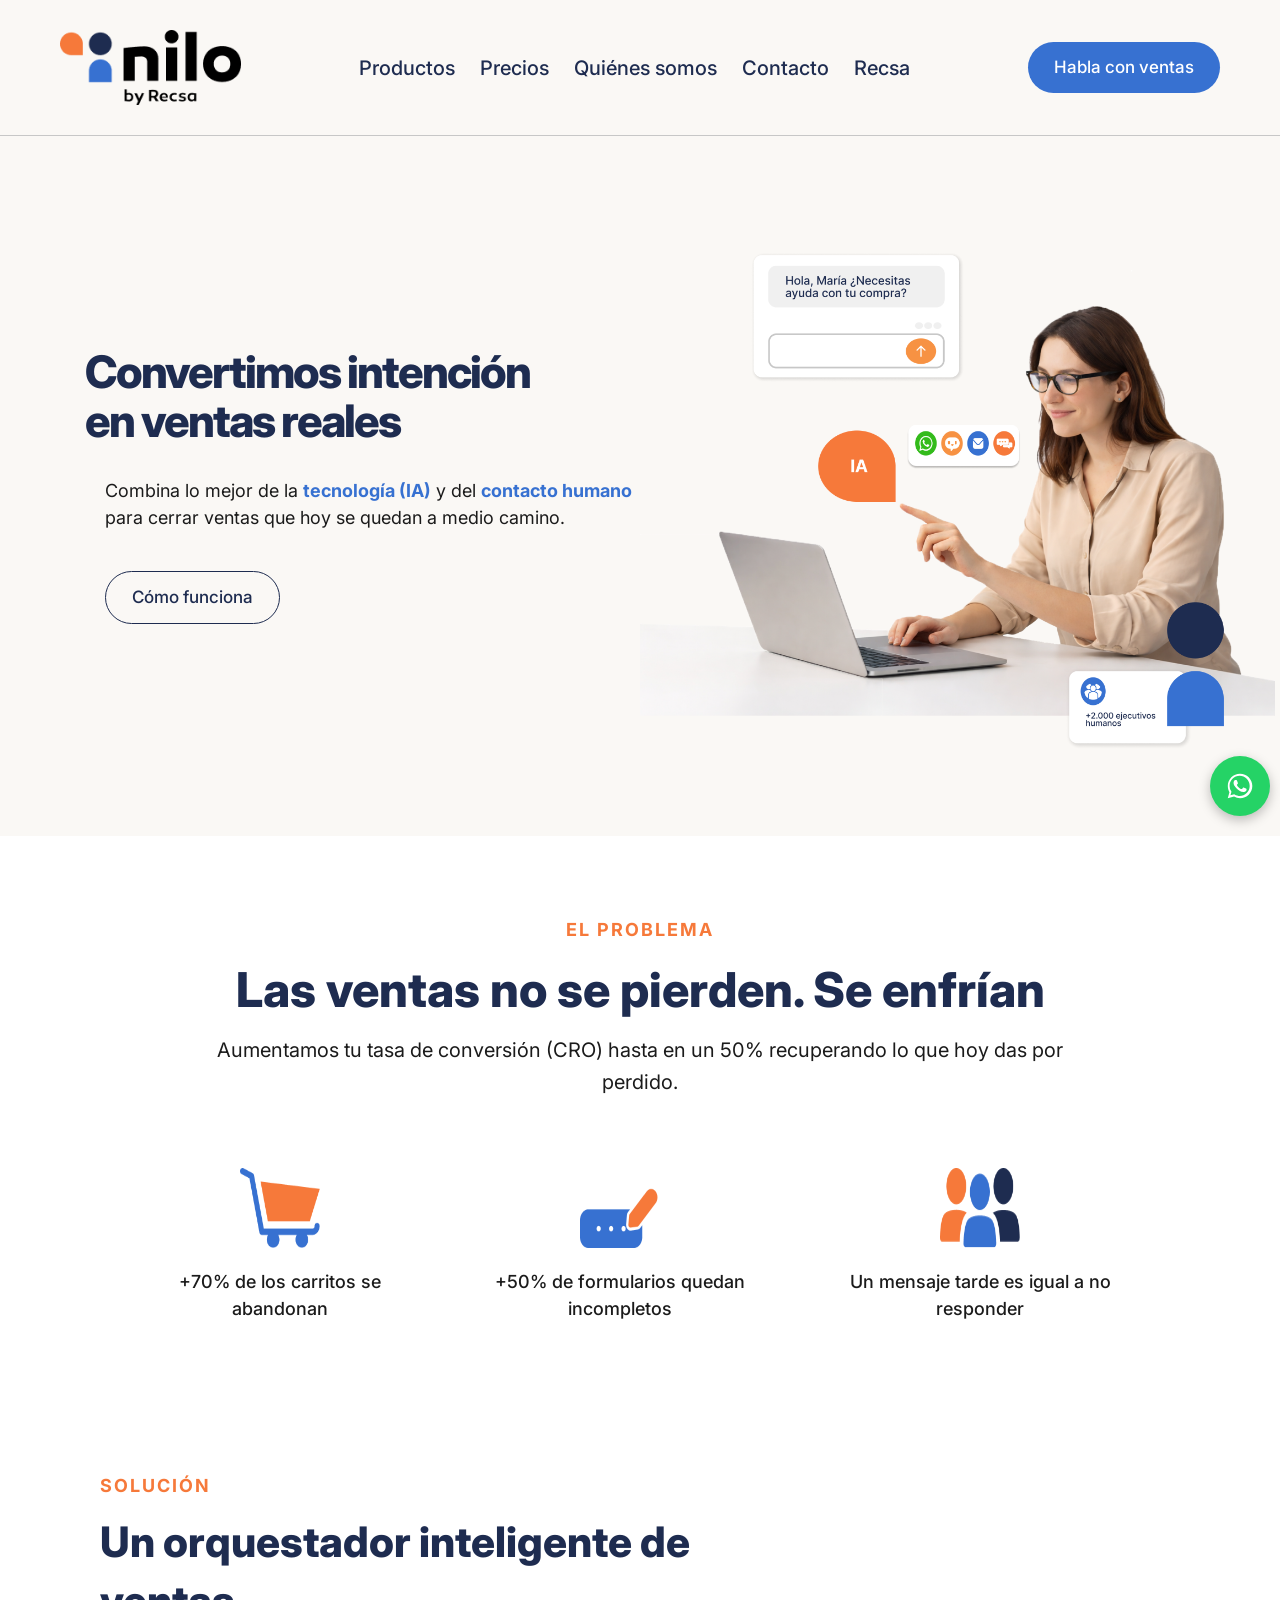
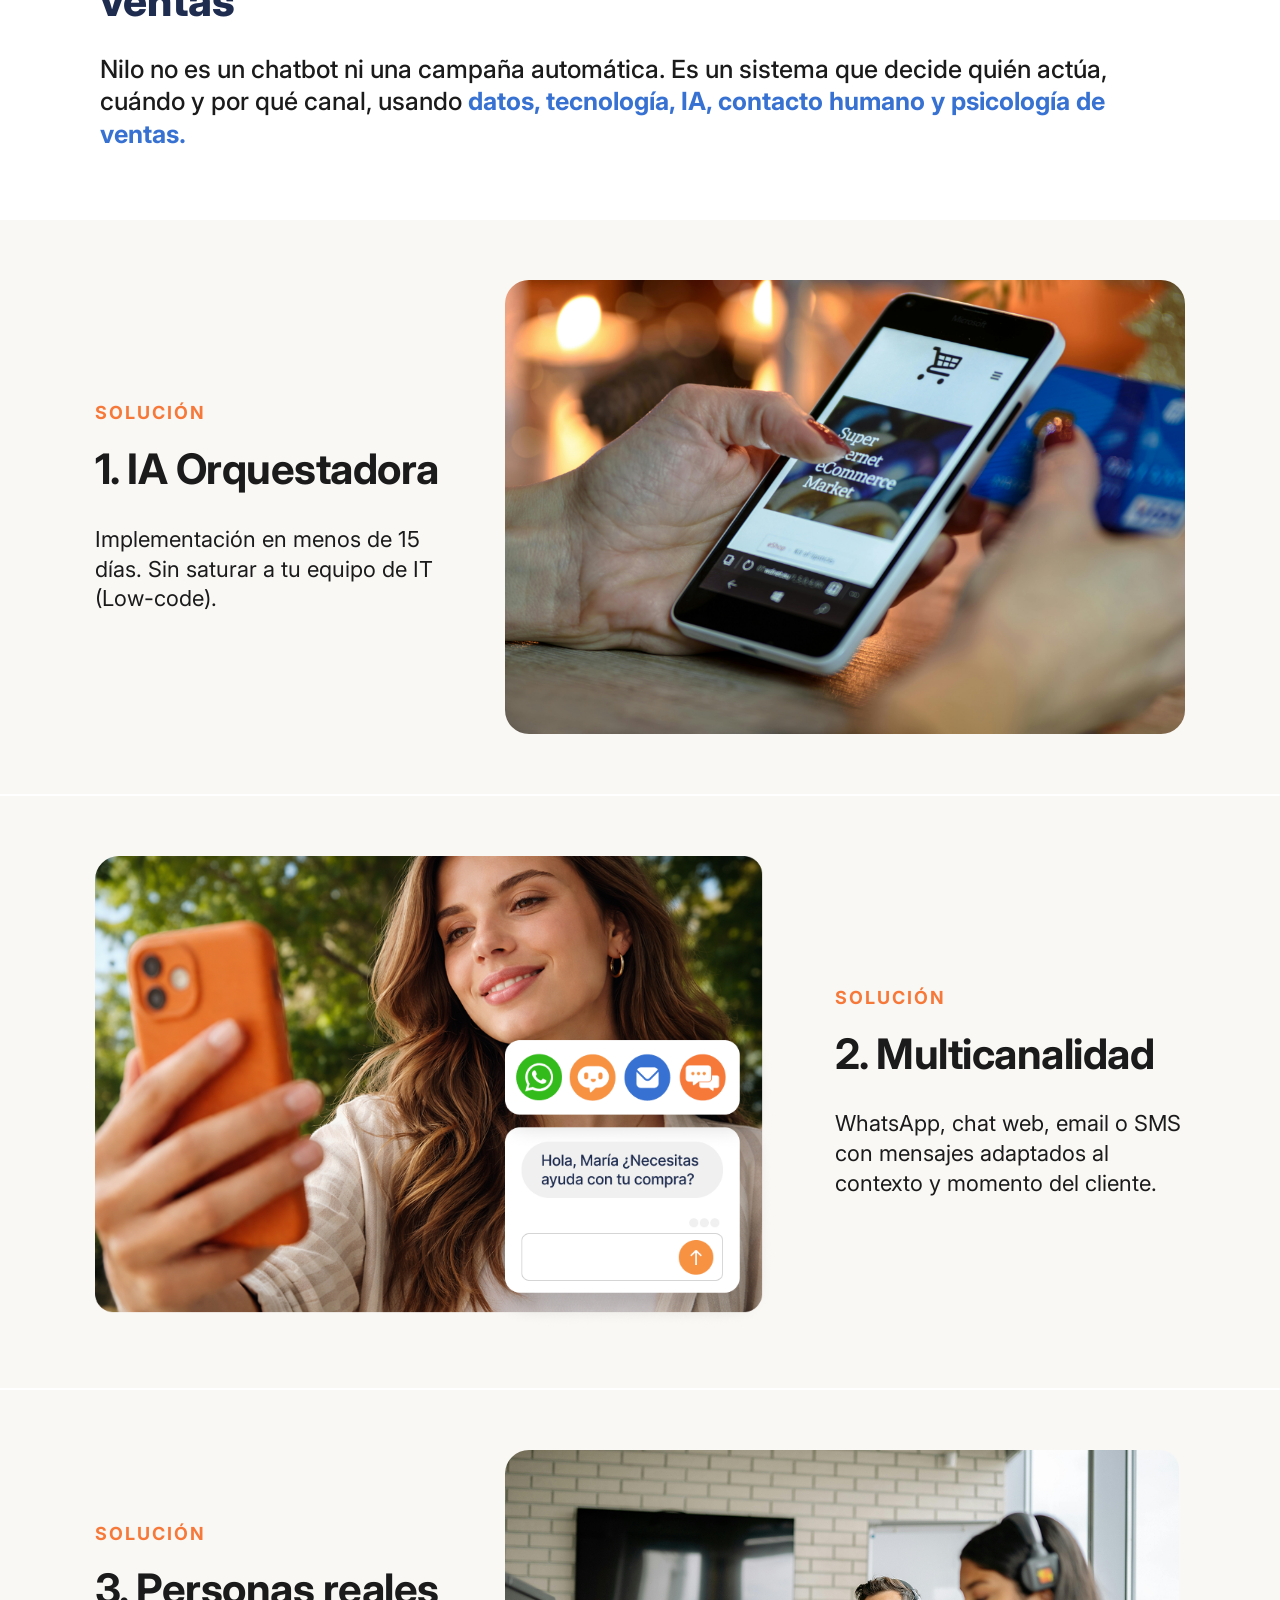
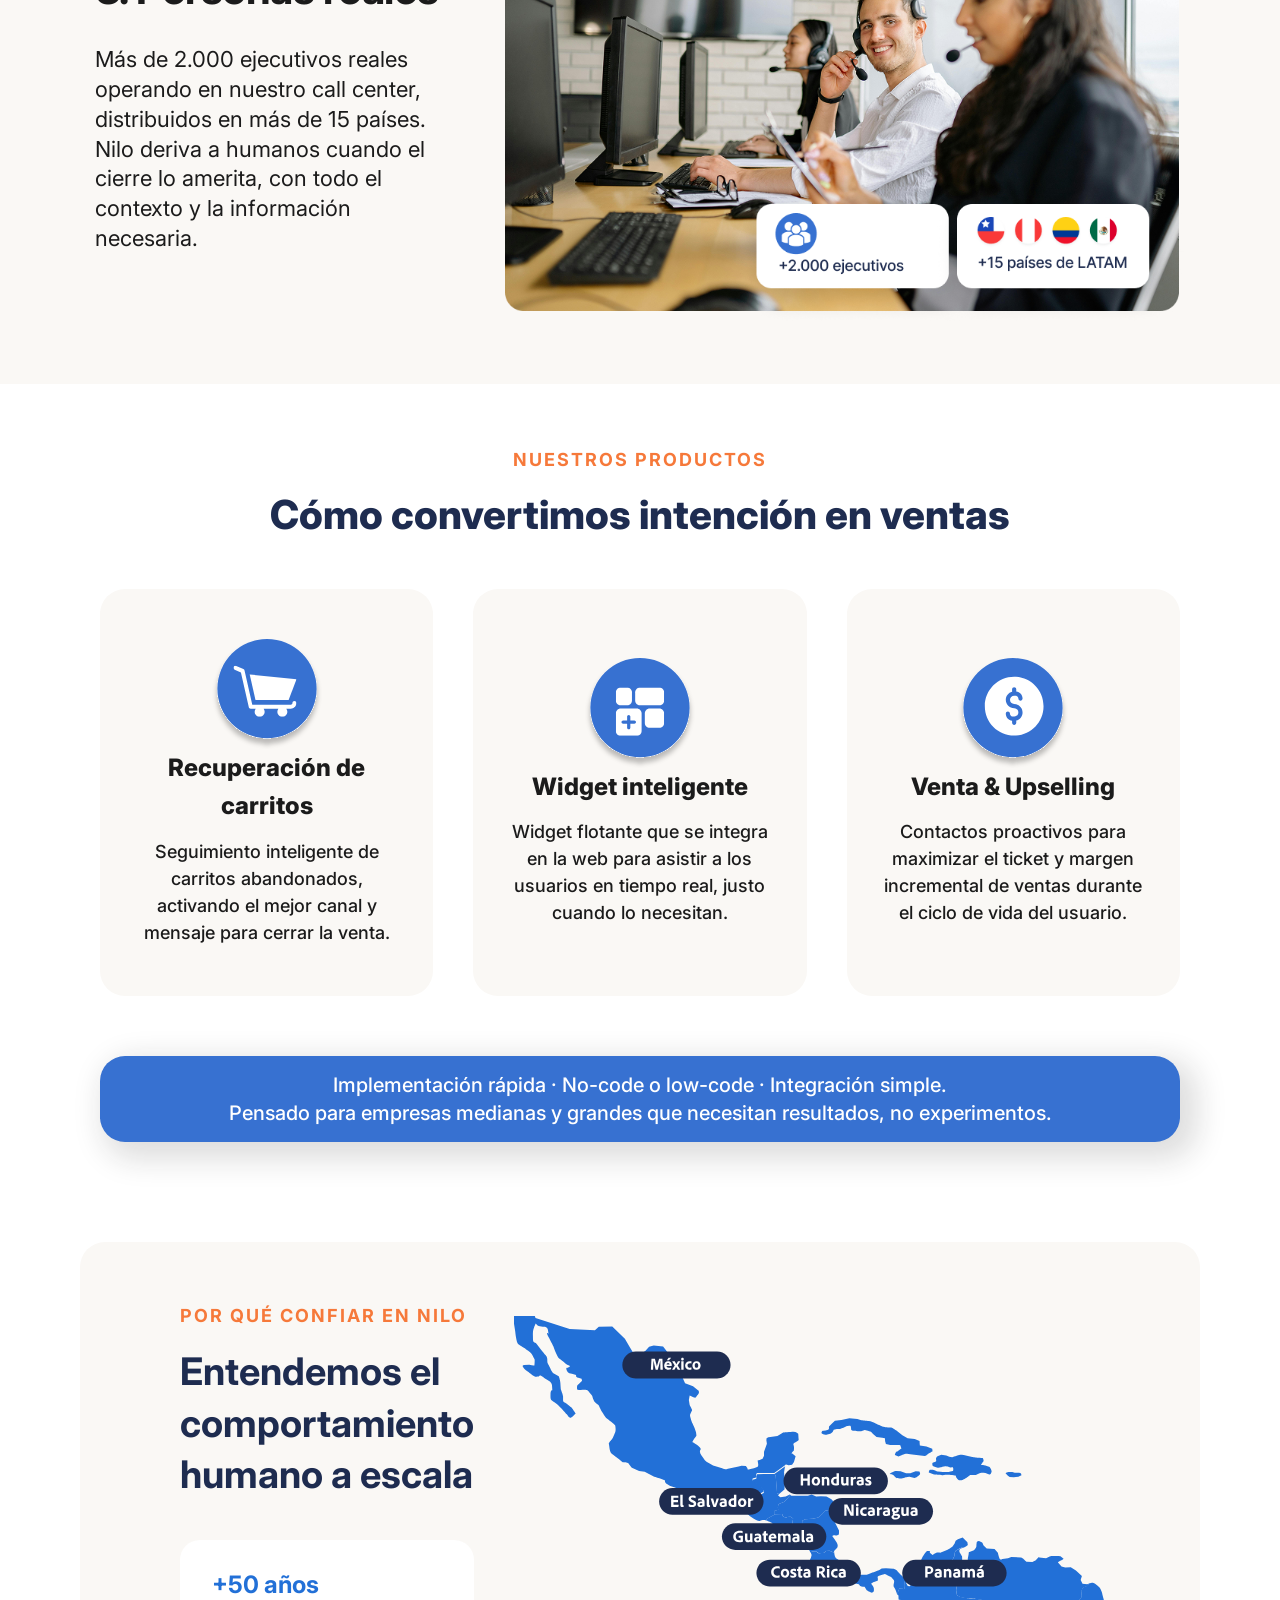
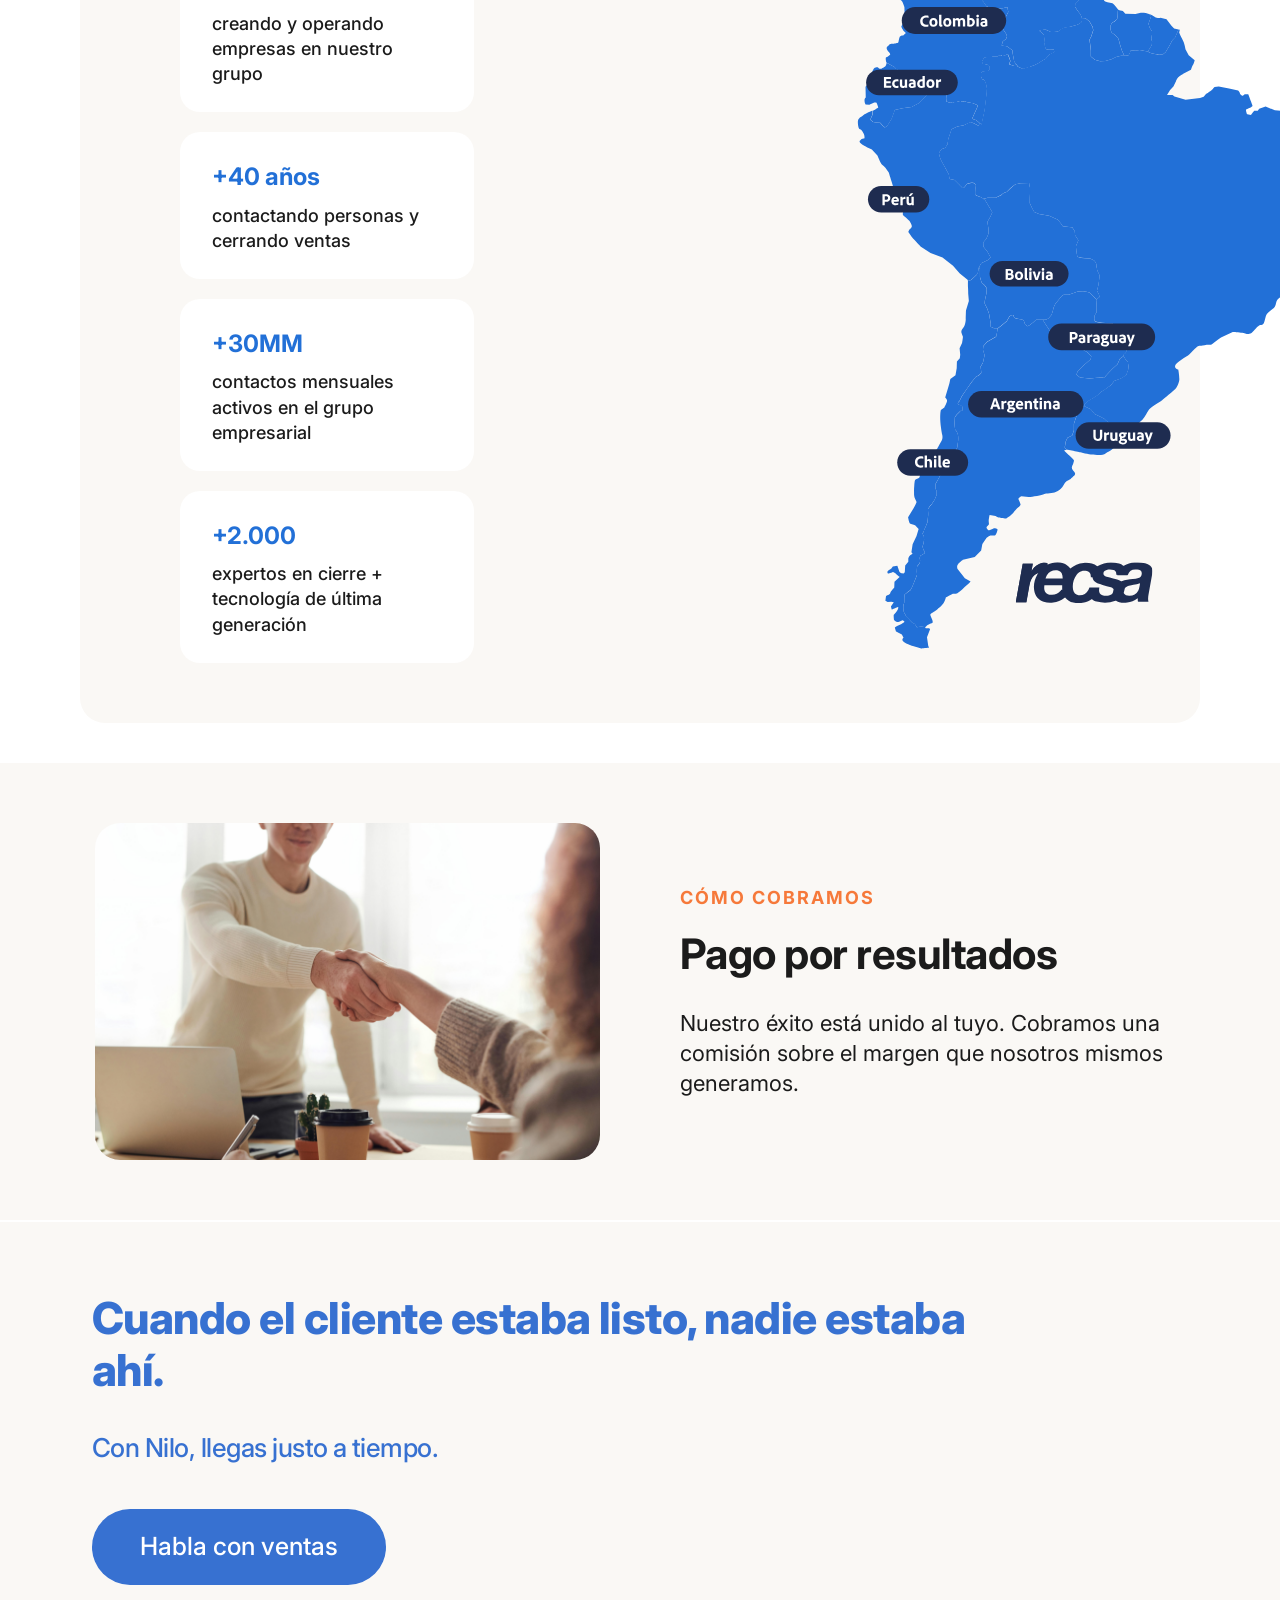
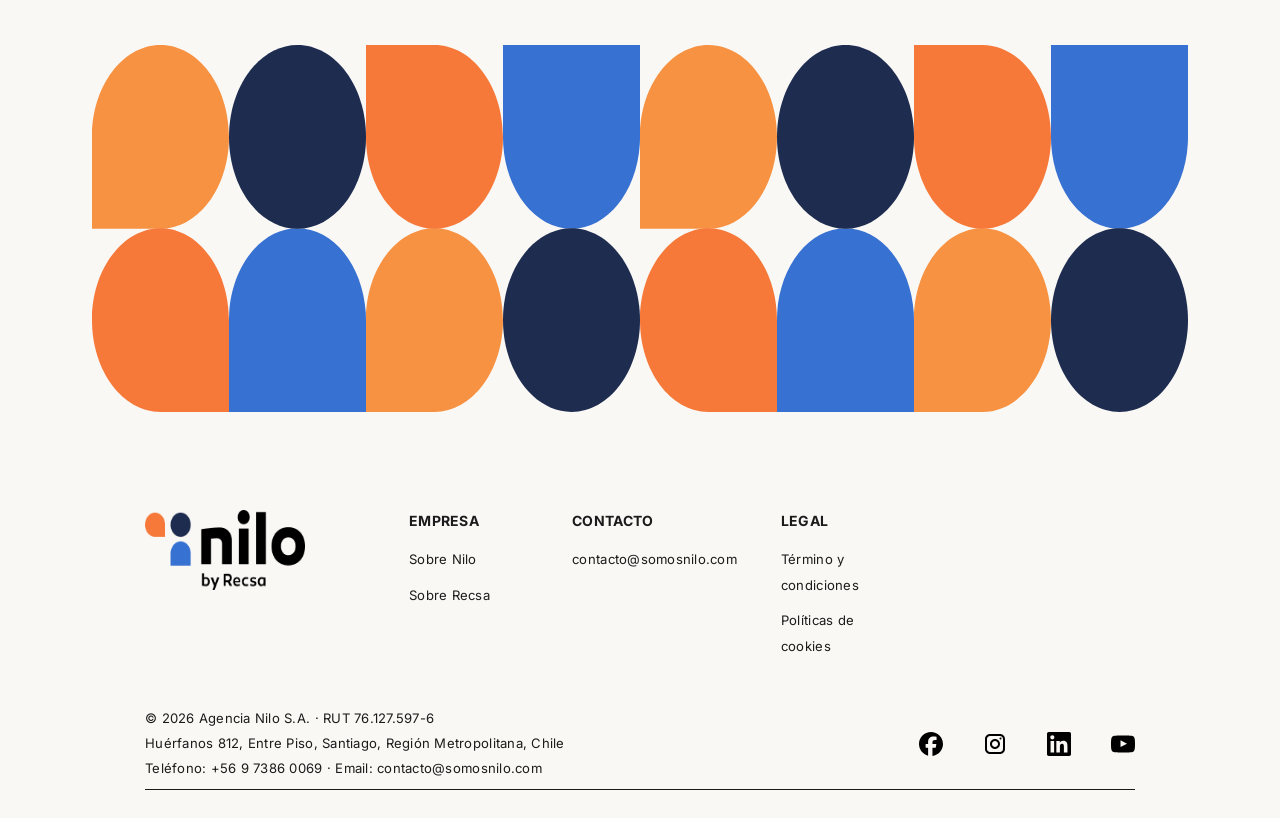
<file: index.html>
<!DOCTYPE html>
<html lang="es">
<head>
    <meta charset="UTF-8">
    <meta name="viewport" content="width=device-width, initial-scale=1.0">
    <title>Nilo - Convertimos intención en ventas reales</title>
    <link rel="stylesheet" href="styles.css">
    <style>
        @media (max-width:768px){
            .stats-carousel{ display:none !important; }
            .products-carousel{ display:flex !important; }
            .products-carousel .carousel-arrow{ display:flex !important; align-items:center; justify-content:center; }
            .products-grid-carousel{ position:relative; }
            .products-grid-carousel .carousel-arrow{ display:flex !important; align-items:center; justify-content:center; }
            .products-grid{ flex-wrap:nowrap !important; overflow-x:auto; scroll-snap-type:x mandatory; -webkit-overflow-scrolling:touch; scrollbar-width:none; gap:0 !important; padding:10px 0; }
            .products-grid::-webkit-scrollbar{ display:none; }
            .product-card{ flex:0 0 100% !important; max-width:100% !important; scroll-snap-align:start; box-sizing:border-box; padding:40px 30px !important; }
        }
    </style>
    <link rel="preconnect" href="https://fonts.googleapis.com">
    <link rel="preconnect" href="https://fonts.gstatic.com" crossorigin>
    <link href="https://fonts.googleapis.com/css2?family=Inter:wght@400;500;600;700;800;900&display=swap" rel="stylesheet">
    <script src="js/main.js"></script>
    <script src="https://www.google.com/recaptcha/api.js?render=6LfyX4csAAAAALmGDaVMruds2PMxaLfg7itK7Gn9"></script>
</head>
<body>
	<main class="content">
		        <!-- Navigation -->
        <nav class="navbar">
            <div class="logo">
                <img src="images/logo.png" alt="Nilo Logo">
            </div>
            <ul class="nav-links" id="nav-links">
                <li><a href="#productos">Productos</a></li>
                <li><a href="#precios">Precios</a></li>
                <li><a href="#quienes-somos">Quiénes somos</a></li>
                <li><a href="#contacto">Contacto</a></li>
                <li><a href="https://recsa.com/" target="_blank" rel="noopener noreferrer">Recsa</a></li>
            </ul>
            <div class="nav-actions">
                <!--<a class="nav-link-button">Iniciar sesión</a>-->
                <a href="mailto:tomas.gellona@somosnilo.com" class="btn-primary">Habla con ventas</a>
            
                <div class="menu-toggle" id="menu-toggle">
                    <span></span>
                    <span></span>
                    <span></span>
                </div>
            </div>
        </nav>
    <!-- Hero Section -->
    <section class="hero-section" id="inicio">
<!--         <div class="hero-background">
            <img src="images/71ec6922-a7d4-4757-bc6b-558dad74041b.png" alt="Background" class="hero-bg-image">
        </div>      -->  

        <!-- Hero Content -->
        
        <div class="hero-content">
            <h1 class="hero-title">Convertimos intención </br>en ventas reales</h1>
            <p class="hero-subtitle">
                Combina lo mejor de la <span class="highlight">tecnología (IA)</span> y del 
                <span class="highlight">contacto humano</span> para cerrar ventas que hoy se quedan a medio camino.
            </p>
            <div class="hero-buttons">
                <a href="#el-problema" class="btn-secondary">Cómo funciona</a>
            </div>
        </div>

        <!-- Hero Image -->
        <div class="hero-image">
            <img src="Fotos/portada1.png" alt="Mujer Nilo">
        </div>


    </section>

    <!-- Mobile Info Image -->
    <div class="mobile-info-image">
        <img src="images/info.png" alt="Información">
    </div>
    
        <!-- Problem Section -->
    <section class="problem-section" id="el-problema">
      <span class="section-label">EL PROBLEMA</span>
      <h2 class="section-title">Las ventas no se pierden. Se enfrían</h2>
      <p class="section-description">
        Aumentamos tu tasa de conversión (CRO) hasta en un 50% recuperando lo que hoy das por perdido.
      </p>
  
      <div class="stats-carousel">
        <button class="carousel-arrow left" id="stats-prev">&#10094;</button>
    
        <div class="stats-grid" id="stats-grid">
          <div class="stat-item">
            <img src="images/carrito.png" class="stat-icon">
            <p>+70% de los carritos se abandonan</p>
          </div>
      
          <div class="stat-item">
            <img src="images/formulario.png" class="stat-icon">
            <p>+50% de formularios quedan incompletos</p>
          </div>
      
          <div class="stat-item">
            <img src="images/personas.png" class="stat-icon">
            <p>Un mensaje tarde es igual a no responder</p>
          </div>
        </div>
    
        <button class="carousel-arrow right" id="stats-next">&#10095;</button>
      </div>

      <!-- Carrusel móvil de cards (reemplaza stats en mobile) -->
      <div class="products-carousel">
          <button class="carousel-arrow left" id="products-prev">&#10094;</button>
          <div class="products-carousel-track" id="products-track">
              <div class="products-carousel-slide">
                  <img src="images/card_seccion/grupo1.svg" alt="Recuperación de carritos">
              </div>
              <div class="products-carousel-slide">
                  <img src="images/card_seccion/grupo2.svg" alt="Widget inteligente">
              </div>
              <div class="products-carousel-slide">
                  <img src="images/card_seccion/grupo3.svg" alt="Venta y Upselling">
              </div>
          </div>
          <button class="carousel-arrow right" id="products-next">&#10095;</button>
      </div>
    </section>
    <!-- Solution Introduction -->
    <section class="solution-intro" id="como-funciona">
        <span class="section-label">SOLUCIÓN</span>
        <h2 class="section-title-left">Un orquestador inteligente de ventas</h2>
        <p class="solution-description">
            Nilo no es un chatbot ni una campaña automática. Es un sistema que decide quién actúa, 
            cuándo y por qué canal, usando <span class="highlight-blue">datos, tecnología, IA, contacto 
            humano y psicología de ventas.</span>
        </p>
    </section>

    <!-- Solution 1: IA Orquestadora -->
    <section class="solution-section solution-right">
        <div class="solution-content">
            <span class="section-label">SOLUCIÓN</span>
            <h2>1. IA Orquestadora</h2>
            <p>Implementación en menos de 15 días. Sin saturar a tu equipo de IT (Low-code).</p>
        </div>
        <div class="solution-image">
            <img src="images/f6893f2c-e2dc-4cba-bf32-8bd8f5d6ff50.jpg" alt="IA Orquestadora">
        </div>
    </section>

    <!-- Solution 2: Multicanalidad -->
    <section class="solution-section solution-left">
        <div class="solution-image">
            <img src="Fotos/seccion1.png" alt="Multicanalidad">

        </div>
        <div class="solution-content">
            <span class="section-label">SOLUCIÓN</span>
            <h2>2. Multicanalidad</h2>
            <p>WhatsApp, chat web, email o SMS con mensajes adaptados al contexto y momento del cliente.</p>
        </div>
    </section>

    <!-- Solution 3: Personas reales -->
    <section class="solution-section solution-right">
        <div class="solution-content">
            <span class="section-label">SOLUCIÓN</span>
            <h2>3. Personas reales</h2>
            <p>Más de 2.000 ejecutivos reales operando en nuestro call center, distribuidos en más de 15 países.
               Nilo deriva a humanos cuando el cierre lo amerita, con todo el contexto y la información necesaria.</p>
        </div>
        <div class="solution-image">
            <img src="Fotos/seccion2.png" alt="Personas reales">
        </div>
    </section>

    <!-- Products Section -->
    <section class="products-section" id="productos">
        <span class="section-label">NUESTROS PRODUCTOS</span>
        <h2 class="product-section-title">Cómo convertimos intención en ventas</h2>

        <div class="products-grid-carousel">
            <button class="carousel-arrow left" id="grid-prev">&#10094;</button>
            <div class="products-grid" id="products-grid">
                <div class="product-card">
                    <img src="images/59eff73a-ef8e-42f2-9558-66c9c5031d63.svg" alt="Recuperación" class="product-icon">
                    <h3>Recuperación de carritos</h3>
                    <p>Seguimiento inteligente de carritos abandonados, activando el mejor canal y mensaje para cerrar la venta.</p>
                </div>

                <div class="product-card">
                    <img src="images/86d38fa1-457a-413c-8579-1879c1da627c.svg" alt="Ventas" class="product-icon">
                    <h3>Widget inteligente</h3>
                    <p>Widget flotante que se integra en la web para asistir a los usuarios en tiempo real, justo cuando lo necesitan.</p>
                </div>

                <div class="product-card">                
                    <img src="images/c27f0f8d-4c9a-43a6-9594-c38db6419214.svg" alt="Widget" class="product-icon">
                    <h3>Venta & Upselling</h3>
                    <p>Contactos proactivos para maximizar el ticket y margen incremental de ventas durante el ciclo de vida del usuario.</p>
                </div>
            </div>
            <button class="carousel-arrow right" id="grid-next">&#10095;</button>
        </div>

        <div class="implementation-banner">
            <p>Implementación rápida · No-code o low-code · Integración simple.</p>
            <p>Pensado para empresas medianas y grandes que necesitan resultados, no experimentos.</p>
        </div>
    </section>

    <!-- Trust Section -->
    <section class="trust-section" id="quienes-somos">
        <div class="trust-layout">
            <div class="trust-left">
                <span class="section-label">POR QUÉ CONFIAR EN NILO</span>
                <h2>Entendemos el comportamiento humano a escala</h2>

                <div class="trust-stats">
                    <div class="trust-stat">
                        <h3>+50 años</h3>
                        <p>creando y operando empresas en nuestro grupo</p>
                    </div>
                    <div class="trust-stat">
                        <h3>+40 años</h3>
                        <p>contactando personas y cerrando ventas</p>
                    </div>
                    <div class="trust-stat">
                        <h3>+30MM</h3>
                        <p>contactos mensuales activos en el grupo empresarial</p>
                    </div>
                    <div class="trust-stat">
                        <h3>+2.000</h3>
                        <p>expertos en cierre + tecnología de última generación</p>
                    </div>
                </div>
            </div>

            <div class="trust-map" aria-hidden="true">
                <img src="images/latam-map.svg" alt="" loading="lazy">
            </div>
        </div>
    </section>

    <!-- Pricing Section -->
    <section class="pricing-section" id="precios">
        <div class="pricing-image">
            <img src="images/805bb695-e9df-4d5f-8c31-2c4f8f8fc965.jpg" alt="Pago por resultados">
        </div>
        <div class="pricing-content">
            <span class="section-label">CÓMO COBRAMOS</span>
            <h2>Pago por resultados</h2>
            <p>Nuestro éxito está unido al tuyo. Cobramos una comisión sobre el margen que nosotros mismos generamos.</p>
        </div>
    </section>

    <!-- CTA Section -->
    <section class="cta-section">
        <h2>Cuando el cliente estaba listo, nadie estaba ahí.</h2>
        <p>Con Nilo, llegas justo a tiempo.</p>
        <a href="mailto:tomas.gellona@somosnilo.com" class="btn-primary">Habla con ventas</a>

        <div class="cta-graphics">
            <img src="images/5dc3e8c2-8c9e-403d-af23-668b2c241deb.svg" alt="Graphic 1">
            <img src="images/a329c99e-af55-4631-83eb-dea160447bcf.svg" alt="Graphic 2">
            <img src="images/1fd2c81f-51bd-4842-8ae8-dd1ab552107d.svg" alt="Graphic 3">
            <img src="images/aa603d1a-ee54-49e8-ae71-9cfa85377a7b.svg" alt="Graphic 4">
        </div>
    </section>
  </main>
    <!-- Footer -->
    <footer class="footer" id="contacto">
        <div class="footer-content">
            <div class="footer-brand">
                <img src="images/logo.png" alt="Nilo by Recsa" loading="lazy">
            </div>
            <div class="footer-column">
                <h4>EMPRESA</h4>
                <ul>
                    <li><a href="#quienes-somos">Sobre Nilo</a></li>
                    <li><a href="https://recsa.com/" target="_blank" >Sobre Recsa</a></li>
                </ul>
            </div>

            <div class="footer-column">
                <h4>CONTACTO</h4>
                <ul>
                    <li><a href="mailto:contacto@somosnilo.com">contacto@somosnilo.com</a></li>
                </ul>
            </div>

            <div class="footer-column">
                <h4>LEGAL</h4>
                <ul>
                    <li><a>Término y condiciones</a></li>
                    <li><a>Políticas de cookies</a></li>
                </ul>
            </div>

        </div>

        <div id="recsa" aria-hidden="true"></div>

        <div class="footer-bottom">
            <address class="footer-legal">
                <p>© 2026 Agencia Nilo S.A. · RUT 76.127.597-6</p>
                <p>Huérfanos 812, Entre Piso, Santiago, Región Metropolitana, Chile</p>
                <p>Teléfono: <a href="tel:+56973860069">+56 9 7386 0069</a> · Email: <a href="mailto:contacto@somosnilo.com">contacto@somosnilo.com</a></p>
            </address>
            <div class="social-links">
                <a aria-label="Facebook">
                    <img src="images/cc14c202-35b3-4c5e-94bd-4a1a819bd60a.svg" alt="Facebook">
                </a>
                <a aria-label="Instagram">
                    <img src="images/instagram.svg" alt="Instagram">
                </a>
                <a aria-label="LinkedIn">
                    <img src="images/69634764-4734-4b5f-85a9-558271856274.svg" alt="LinkedIn">
                </a>
                <a aria-label="YouTube">
                    <img src="images/7b1f4d06-610f-4143-b61d-41cd6a9bb1a9.svg" alt="YouTube">
                </a>
            </div>
        </div>
    </footer>

    <!-- Floating WhatsApp Button -->
    <a href="#" id="whatsapp-float" class="whatsapp-float" aria-label="Chat por WhatsApp">
        <svg viewBox="0 0 32 32" width="28" height="28" fill="#fff" xmlns="http://www.w3.org/2000/svg">
            <path d="M16.07 2.004c-7.732 0-14 6.268-14 14 0 2.475.647 4.9 1.877 7.04L2 30l7.182-1.884A13.94 13.94 0 0 0 16.07 30c7.732 0 14-6.268 14-14s-6.268-13.996-14-13.996zm0 25.49c-2.204 0-4.364-.586-6.254-1.693l-.448-.266-4.26 1.118 1.135-4.152-.292-.427a11.48 11.48 0 0 1-1.86-6.21c0-6.33 5.155-11.486 11.48-11.486 6.33 0 11.486 5.155 11.486 11.486 0 6.33-5.156 11.482-11.486 11.482zm6.682-8.596c-.366-.183-2.164-1.067-2.498-1.188-.334-.122-.577-.183-.82.183-.244.366-.943 1.188-1.156 1.432-.213.244-.426.274-.792.091-.366-.183-1.545-.569-2.943-1.816-1.087-.97-1.82-2.164-2.034-2.53-.213-.366-.023-.563.16-.746.165-.164.366-.427.548-.64.183-.214.244-.366.366-.61.122-.244.061-.457-.03-.64-.092-.183-.82-1.98-1.123-2.712-.295-.71-.596-.614-.82-.626l-.7-.013c-.244 0-.64.091-.974.457-.335.366-1.28 1.25-1.28 3.053 0 1.803 1.31 3.545 1.493 3.79.183.244 2.58 3.94 6.252 5.53.874.377 1.556.602 2.088.77.877.279 1.675.24 2.305.145.703-.105 2.164-.883 2.47-1.737.304-.853.304-1.585.213-1.737-.091-.152-.334-.244-.7-.427z"/>
        </svg>
    </a>
</body>
</html>
</file>
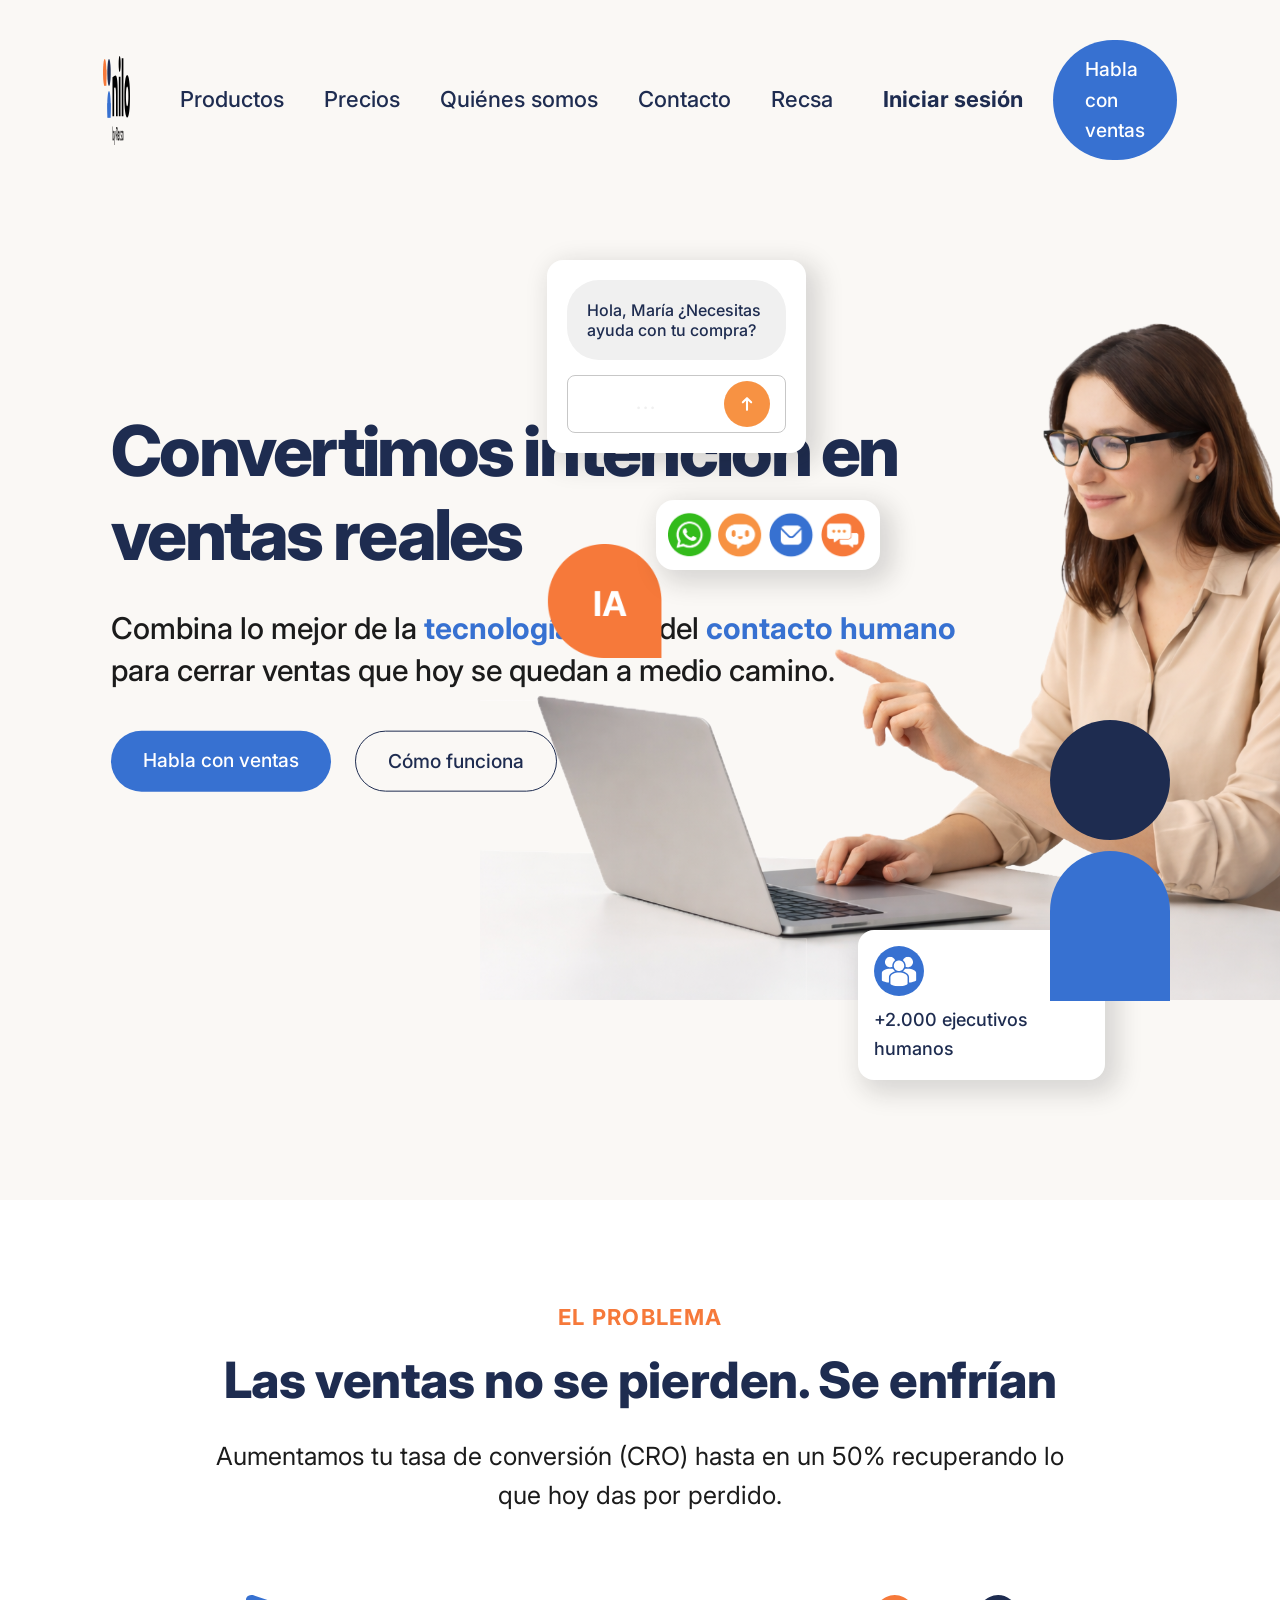
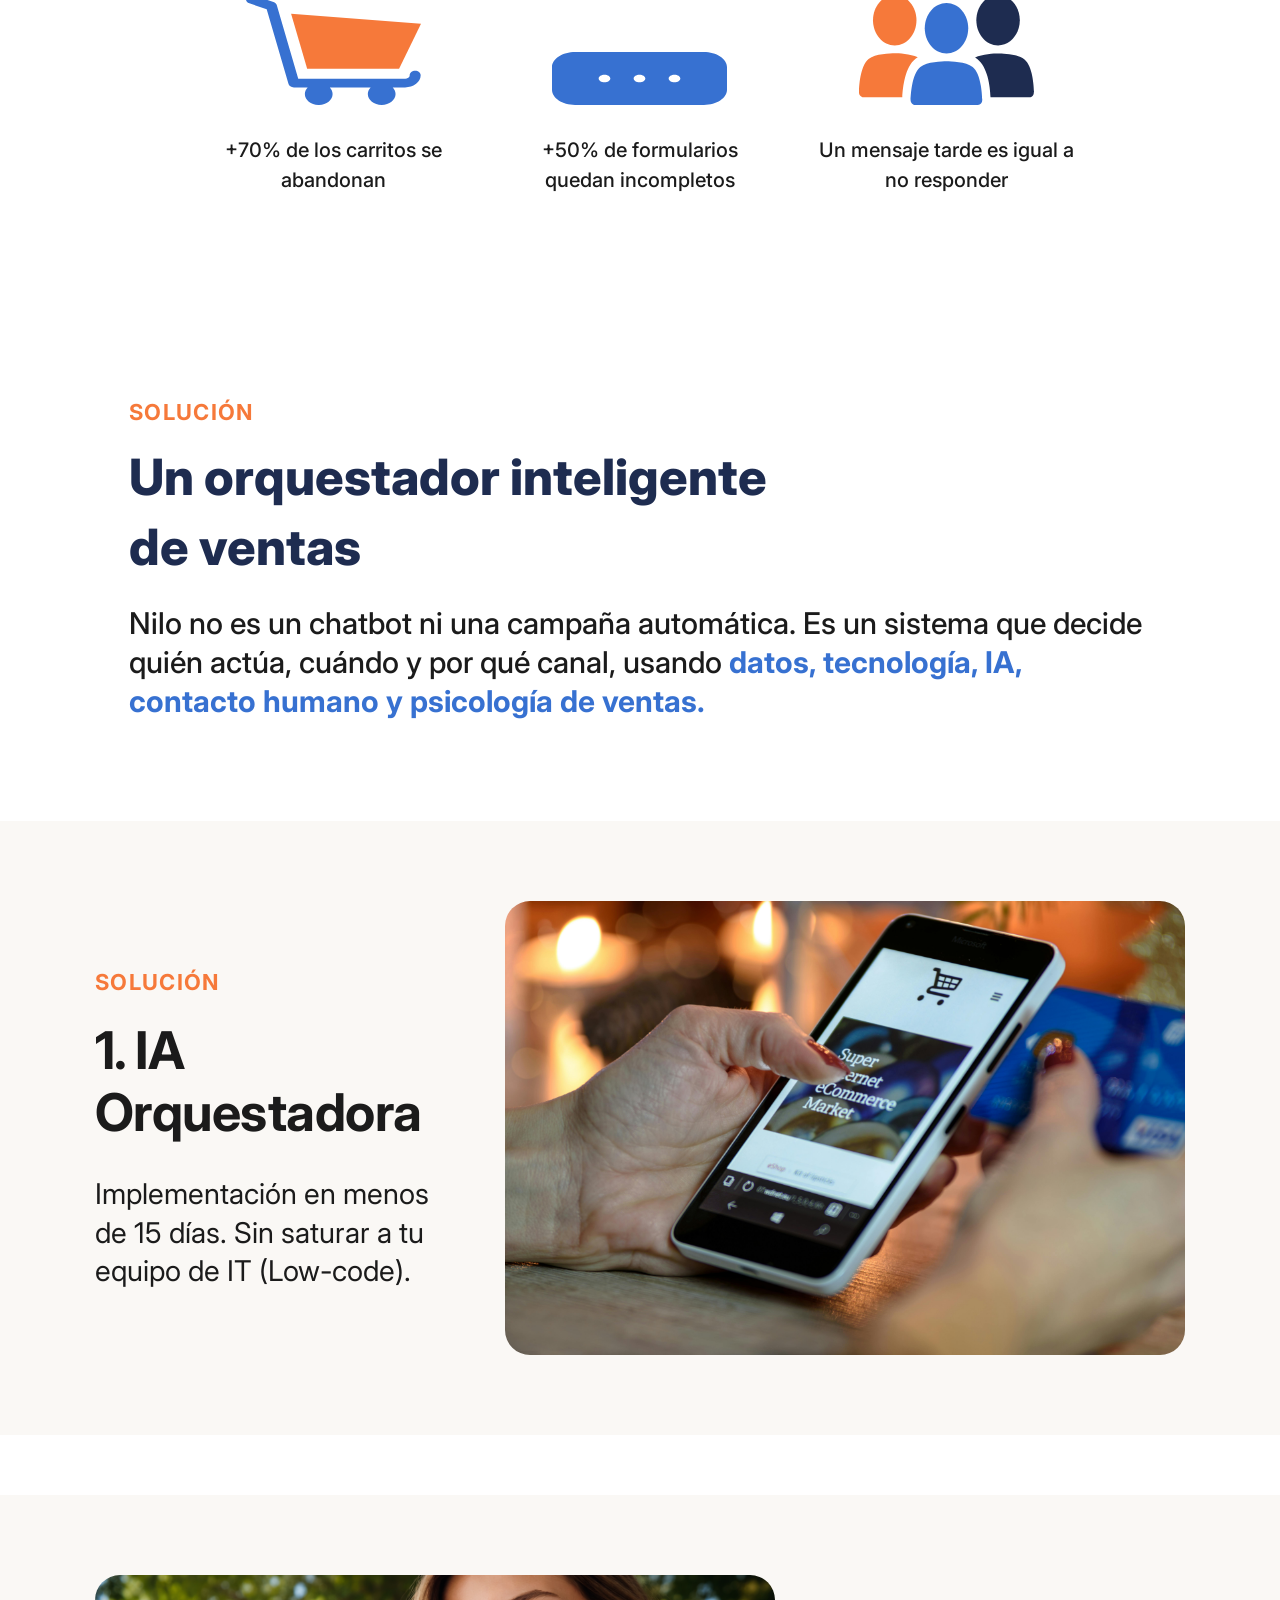
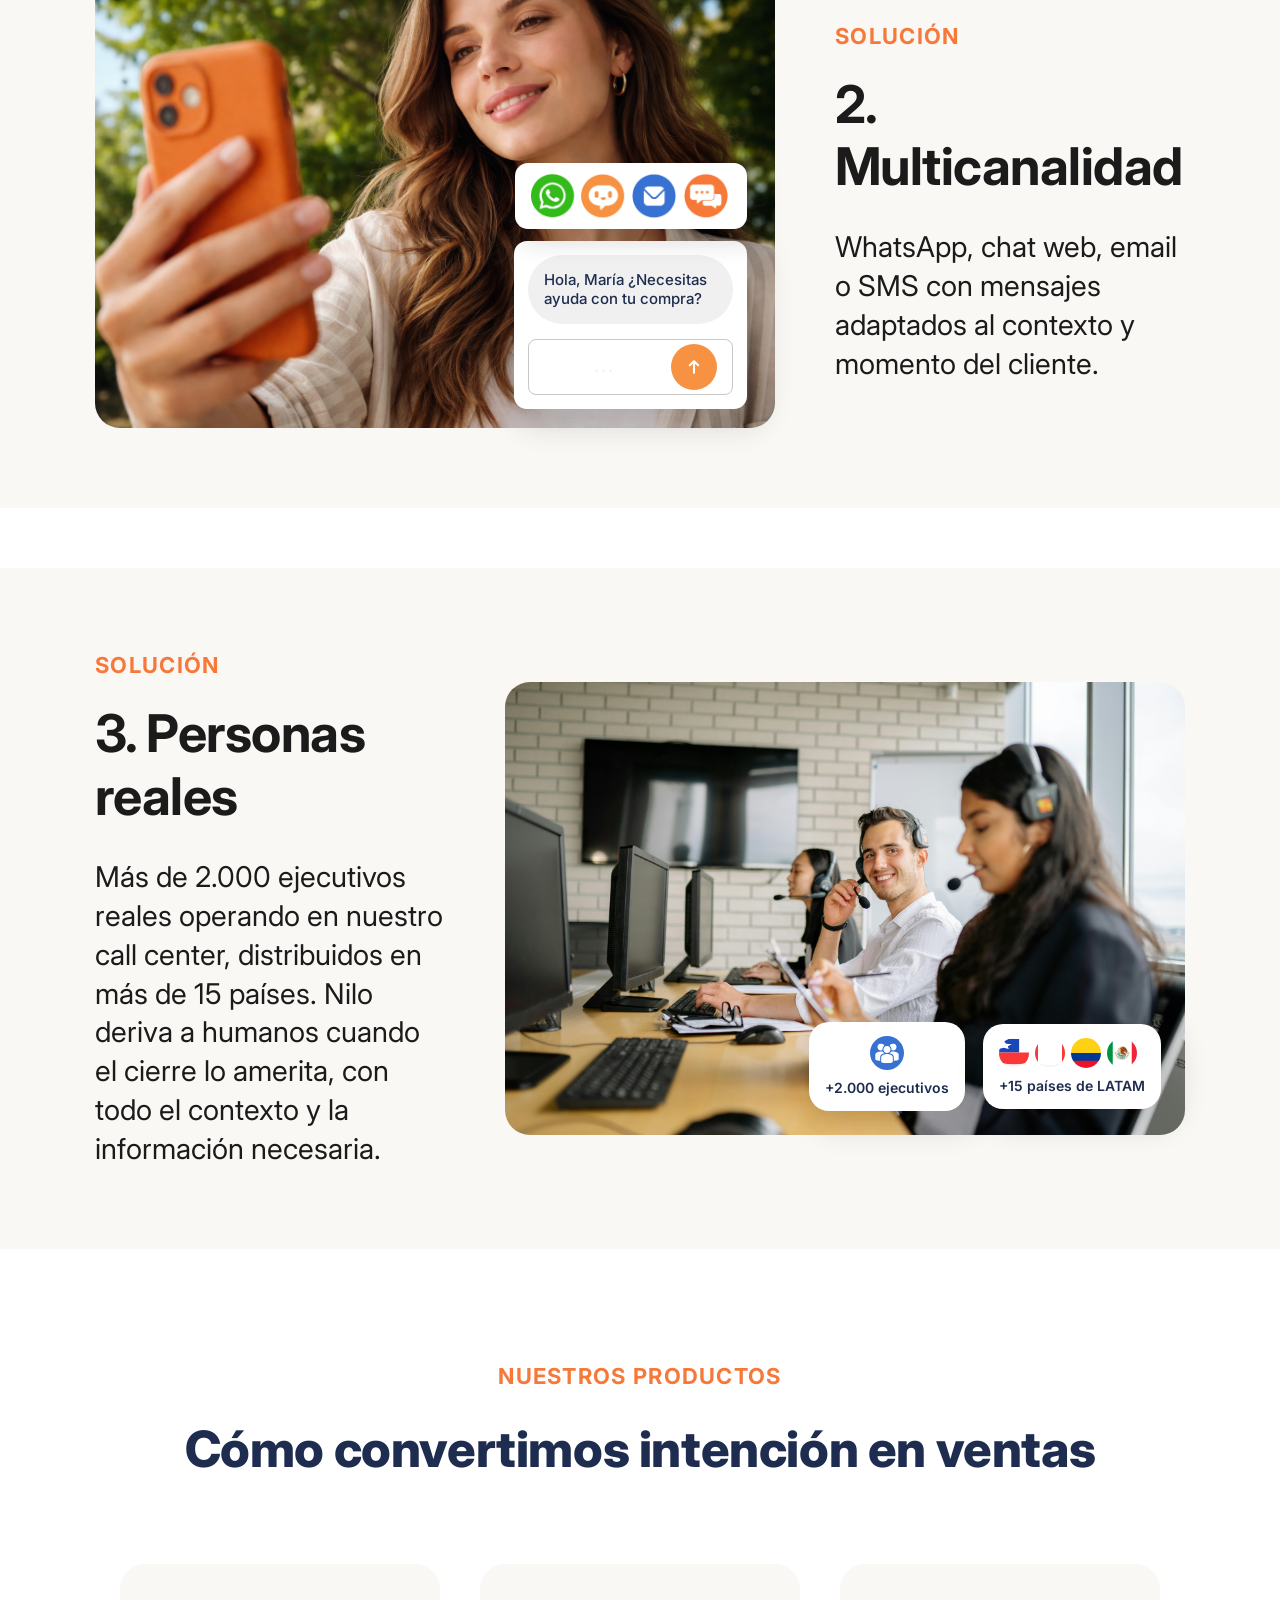
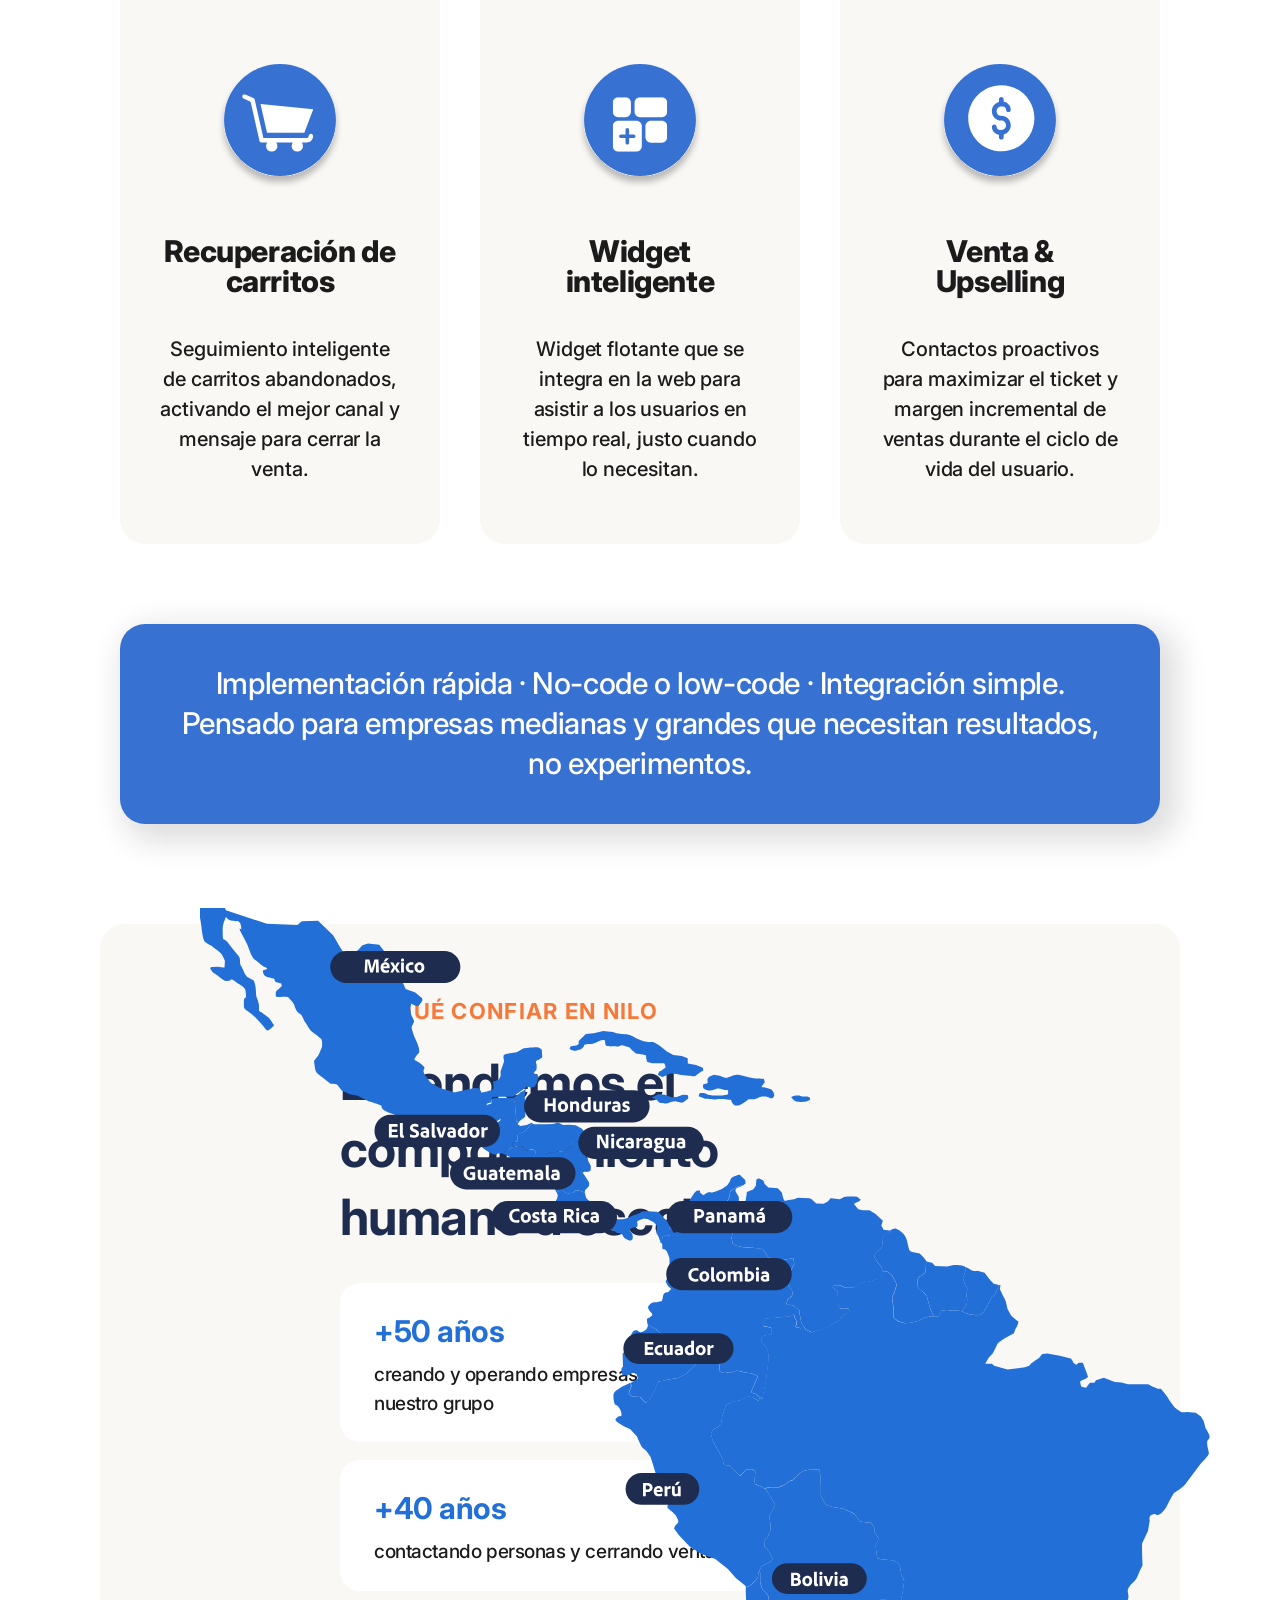
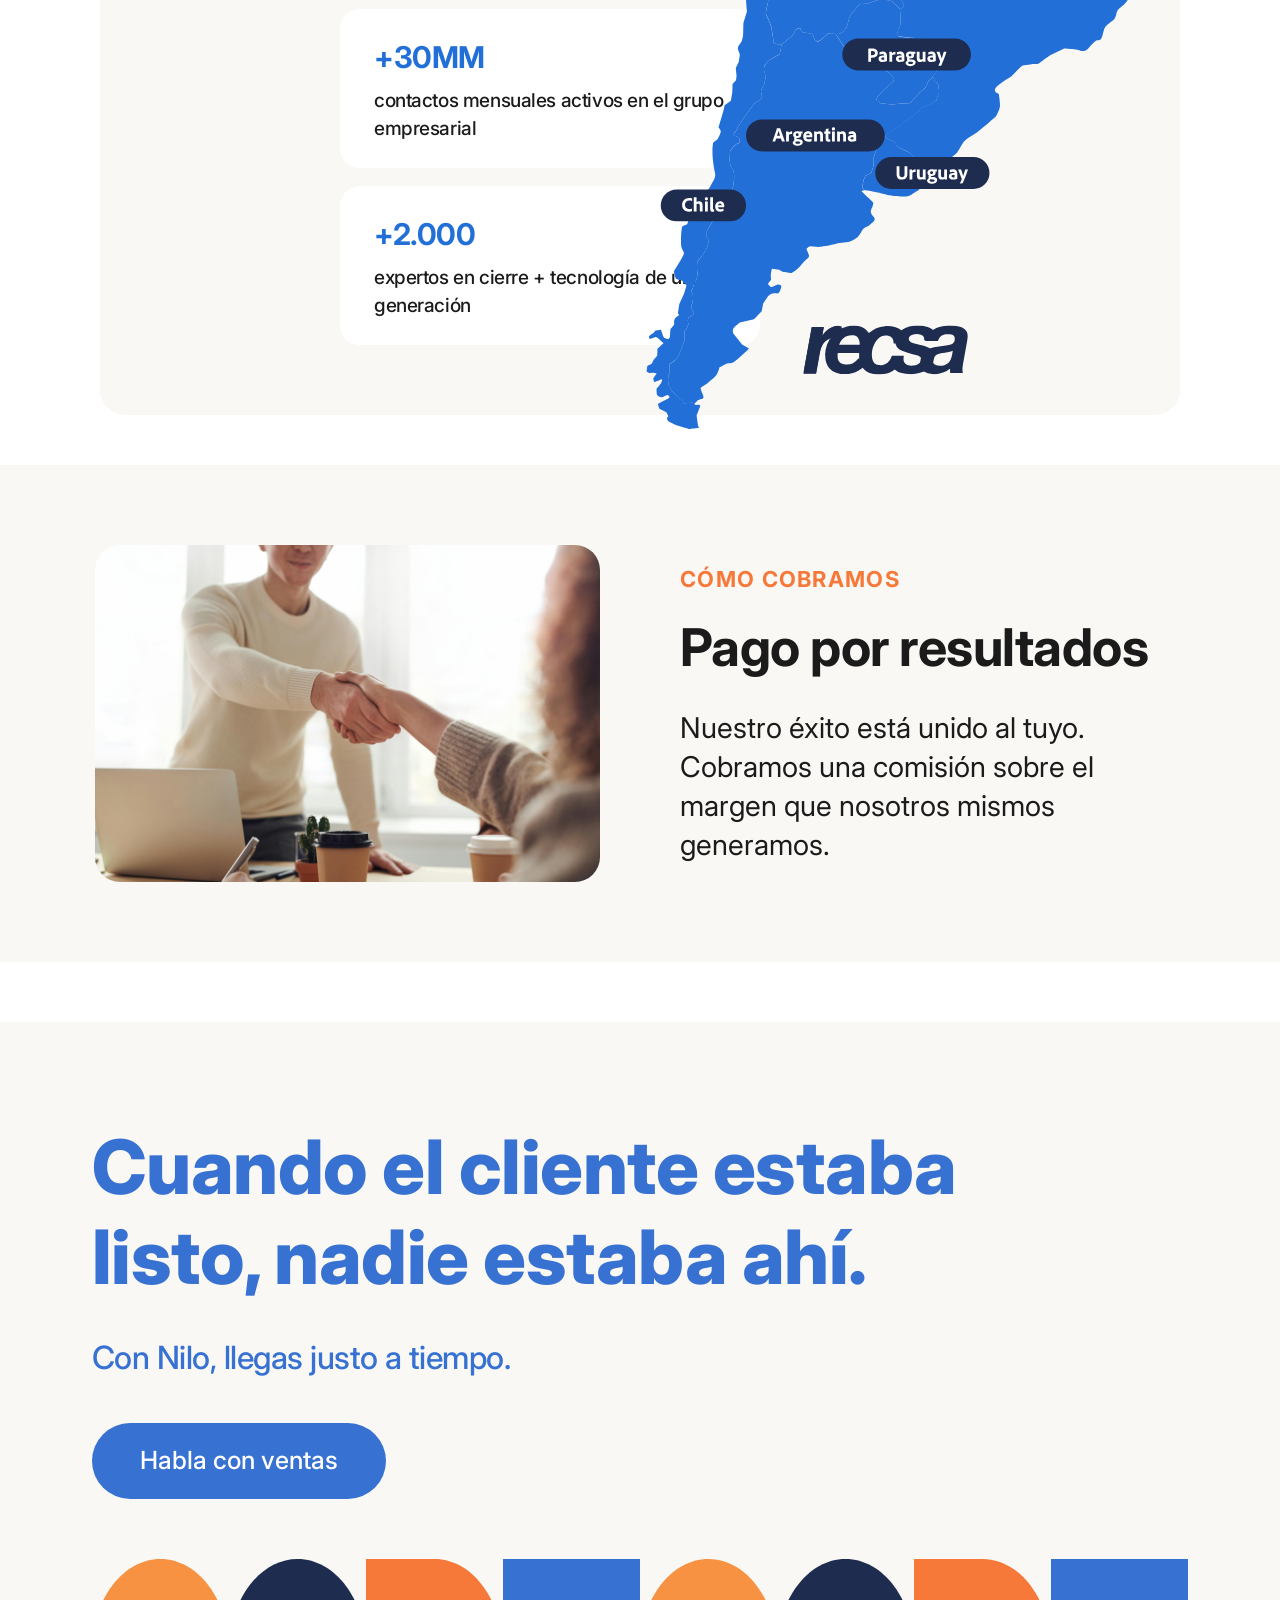
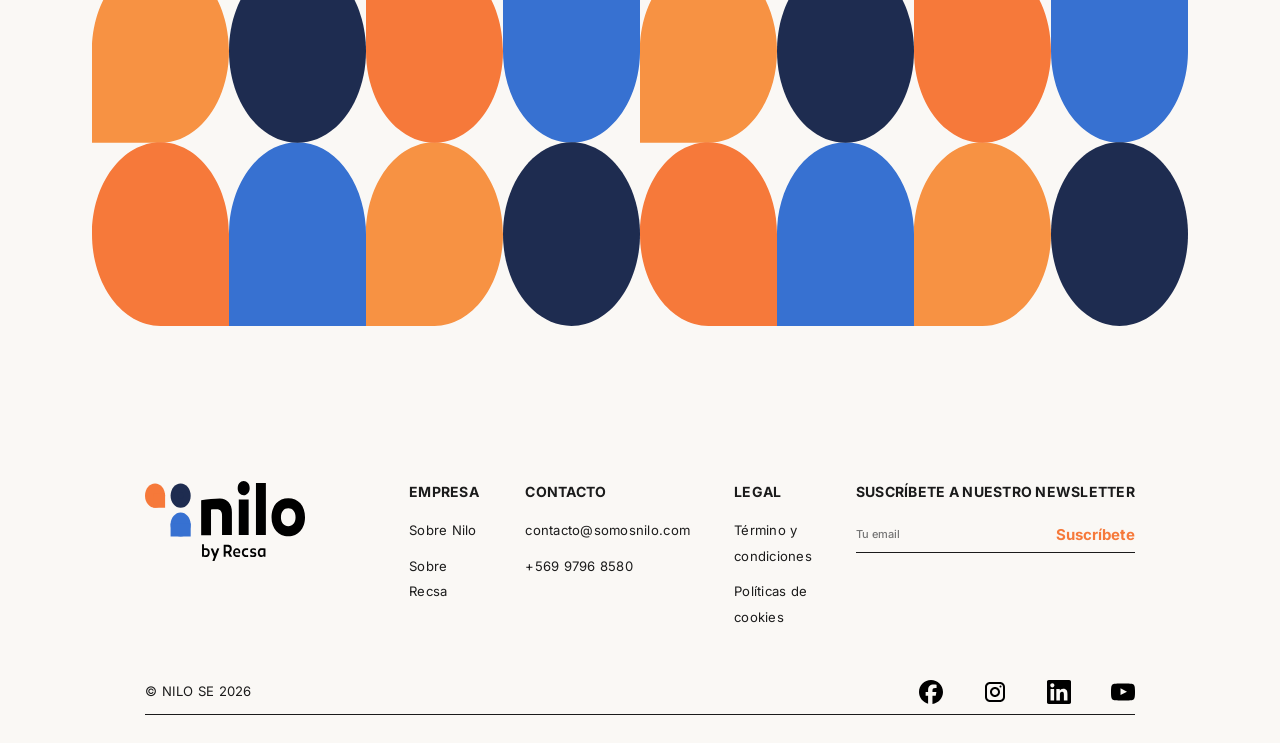
<file: nilo2/index.html>
﻿<!DOCTYPE html>
<html lang="es">
<head>
    <meta charset="UTF-8">
    <meta name="viewport" content="width=device-width, initial-scale=1.0">
    <title>Nilo - Convertimos intención en ventas reales</title>
    <link rel="stylesheet" href="styles.css">
    <link rel="preconnect" href="https://fonts.googleapis.com">
    <link rel="preconnect" href="https://fonts.gstatic.com" crossorigin>
    <link href="https://fonts.googleapis.com/css2?family=Inter:wght@400;500;600;700;800;900&display=swap" rel="stylesheet">
</head>
<body>
    <!-- Hero Section -->
    <section class="hero-section" id="inicio">
        <div class="hero-background">
            <img src="images/71ec6922-a7d4-4757-bc6b-558dad74041b.png" alt="Background" class="hero-bg-image">
        </div>
        
        <!-- Navigation -->
        <nav class="navbar">
            <div class="logo">
                <img src="images/f8d7d4bc-d965-4f9d-96c9-7c5b75f73be7.svg" alt="Nilo Logo">
            </div>
            <ul class="nav-links">
                <li><a href="#productos">Productos</a></li>
                <li><a href="#precios">Precios</a></li>
                <li><a href="#quienes-somos">Quiénes somos</a></li>
                <li><a href="#contacto">Contacto</a></li>
                <li><a href="https://recsa.com/" target="_blank" rel="noopener noreferrer">Recsa</a></li>
            </ul>
            <div class="nav-actions">
                <a class="nav-link-button">Iniciar sesión</a>
                <a href="mailto:tomas.gellona@somosnilo.com" class="btn-primary">Habla con ventas</a>
            </div>
        </nav>

        <!-- Hero Content -->
        <div class="hero-content">
            <h1 class="hero-title">Convertimos intención en ventas reales</h1>
            <p class="hero-subtitle">
                Combina lo mejor de la <span class="highlight">tecnología (IA)</span> y del 
                <span class="highlight">contacto humano</span> para cerrar ventas que hoy se quedan a medio camino.
            </p>
            <div class="hero-buttons">
                <a href="mailto:tomas.gellona@somosnilo.com" class="btn-primary">Habla con ventas</a>
                <a href="#el-problema" class="btn-secondary">Cómo funciona</a>
            </div>
        </div>

        <!-- Hero Image -->
        <div class="hero-image">
            <img src="images/12647db3-e5db-4d1c-95ce-a741da7db185.png" alt="Mujer Nilo">
        </div>

        <!-- Floating Cards -->
        <div class="floating-card card-chat">
            <div class="card-icons">
                <img src="images/0a0c119f-11ca-4e62-a434-72a8e54ce420.svg" alt="Icon">
            </div>
            <div class="chat-bubble">
                <p>Hola, María ¿Necesitas ayuda con tu compra?</p>
            </div>
            <div class="chat-input">
                <span class="typing-dots">...</span>
            </div>
        </div>

        <div class="floating-card card-ai">
            <img src="Fotos/Group%202147220756.png" alt="IA" class="ai-badge-image" loading="lazy">
        </div>

        <div class="floating-card floating-channels" aria-hidden="true">
            <img src="Fotos/Modo_de_aislamiento.png" 
                alt="Iconos de canales" 
                class="floating-channels-icons" 
                loading="lazy"
            />
            <!-- <span class="channel channel-1">
                <svg viewBox="0 0 32 32" xmlns="http://www.w3.org/2000/svg" focusable="false" aria-hidden="true">
                    <path fill="currentColor" d="M16.07 2.004c-7.732 0-14 6.268-14 14 0 2.475.647 4.9 1.877 7.04L2 30l7.182-1.884A13.94 13.94 0 0 0 16.07 30c7.732 0 14-6.268 14-14s-6.268-13.996-14-13.996zm0 25.49c-2.204 0-4.364-.586-6.254-1.693l-.448-.266-4.26 1.118 1.135-4.152-.292-.427a11.48 11.48 0 0 1-1.86-6.21c0-6.33 5.155-11.486 11.48-11.486 6.33 0 11.486 5.155 11.486 11.486 0 6.33-5.156 11.482-11.486 11.482zm6.682-8.596c-.366-.183-2.164-1.067-2.498-1.188-.334-.122-.577-.183-.82.183-.244.366-.943 1.188-1.156 1.432-.213.244-.426.274-.792.091-.366-.183-1.545-.569-2.943-1.816-1.087-.97-1.82-2.164-2.034-2.53-.213-.366-.023-.563.16-.746.165-.164.366-.427.548-.64.183-.214.244-.366.366-.61.122-.244.061-.457-.03-.64-.092-.183-.82-1.98-1.123-2.712-.295-.71-.596-.614-.82-.626l-.7-.013c-.244 0-.64.091-.974.457-.335.366-1.28 1.25-1.28 3.053 0 1.803 1.31 3.545 1.493 3.79.183.244 2.58 3.94 6.252 5.53.874.377 1.556.602 2.088.77.877.279 1.675.24 2.305.145.703-.105 2.164-.883 2.47-1.737.304-.853.304-1.585.213-1.737-.091-.152-.334-.244-.7-.427z"/>
                </svg>
            </span>
            <span class="channel channel-2">
                <svg viewBox="0 0 24 24" xmlns="http://www.w3.org/2000/svg" focusable="false" aria-hidden="true">
                    <path fill="currentColor" d="M4 4h16a2 2 0 0 1 2 2v9a2 2 0 0 1-2 2H9l-5 4v-4H4a2 2 0 0 1-2-2V6a2 2 0 0 1 2-2Zm0 2v9h2v2.3L8.6 15H20V6H4Z"/>
                </svg>
            </span>
            <span class="channel channel-3">
                <svg viewBox="0 0 24 24" xmlns="http://www.w3.org/2000/svg" focusable="false" aria-hidden="true">
                    <path fill="currentColor" d="M20 4H4a2 2 0 0 0-2 2v12a2 2 0 0 0 2 2h16a2 2 0 0 0 2-2V6a2 2 0 0 0-2-2Zm0 4-8 5L4 8V6l8 5 8-5v2Z"/>
                </svg>
            </span>
            <span class="channel channel-4">
                <svg viewBox="0 0 24 24" xmlns="http://www.w3.org/2000/svg" focusable="false" aria-hidden="true">
                    <path fill="currentColor" d="M21 6H3c-1.1 0-2 .9-2 2v12c0 1.1.9 2 2 2h14l4 4V8c0-1.1-.9-2-2-2Zm-12 9H7v-2h2v2Zm4 0h-2v-2h2v2Zm4 0h-2v-2h2v2Z"/>
                </svg>
            </span> -->
        </div>

        <div class="floating-card card-team">
            <img src="images/8e1aef1b-3143-4865-be01-a966921c3d15.svg" alt="Team">
            <p>+2.000 ejecutivos humanos</p>
        </div>
            
        <div class="hero-dot" aria-hidden="true"></div>
        <div class="hero-agent" aria-hidden="true">
            <div class="agent-icon" aria-hidden="true">
                <!-- <div class="agent-head" aria-hidden="true"></div>
                <div class="agent-body" aria-hidden="true"></div> -->
            </div>
        </div>
    </section>

    <!-- Problem Section -->
    <section class="problem-section" id="el-problema">
        <span class="section-label">EL PROBLEMA</span>
        <h2 class="section-title">Las ventas no se pierden. Se enfrían</h2>
        <p class="section-description">
            Aumentamos tu tasa de conversión (CRO) hasta en un 50% recuperando lo que hoy das por perdido.
        </p>

        <div class="stats-grid">
            <div class="stat-item">
                <img src="images/a858d896-94a5-46b7-844b-fed7bf64dc6b.svg" alt="Icon" class="stat-icon">
                <p>+70% de los carritos se abandonan</p>
            </div>
            <div class="stat-item">
                <img src="images/40b2dd5f-acb0-41c8-a21b-c14dd43c3cfd.svg" alt="Icon" class="stat-icon">
                <p>+50% de formularios quedan incompletos</p>
            </div>
            <div class="stat-item">
                <img src="images/a9b88850-10ed-4927-9ad9-8f74b0365578.svg" alt="Icon" class="stat-icon">
                <p>Un mensaje tarde es igual a no responder</p>
            </div>
        </div>
    </section>

    <!-- Solution Introduction -->
    <section class="solution-intro" id="como-funciona">
        <span class="section-label">SOLUCIÓN</span>
        <h2 class="section-title-left">Un orquestador inteligente de ventas</h2>
        <p class="solution-description">
            Nilo no es un chatbot ni una campaña automática. Es un sistema que decide quién actúa, 
            cuándo y por qué canal, usando <span class="highlight-blue">datos, tecnología, IA, contacto 
            humano y psicología de ventas.</span>
        </p>
    </section>

    <!-- Solution 1: IA Orquestadora -->
    <section class="solution-section solution-right">
        <div class="solution-content">
            <span class="section-label">SOLUCIÓN</span>
            <h2>1. IA Orquestadora</h2>
            <p>Implementación en menos de 15 días. Sin saturar a tu equipo de IT (Low-code).</p>
        </div>
        <div class="solution-image">
            <img src="images/f6893f2c-e2dc-4cba-bf32-8bd8f5d6ff50.jpg" alt="IA Orquestadora">
        </div>
    </section>

    <!-- Solution 2: Multicanalidad -->
    <section class="solution-section solution-left">
        <div class="solution-image">
            <img src="images/aa8b8b72-a149-45b7-8e9b-768ea4a933ce.png" alt="Multicanalidad">
            <div class="card-channels" aria-hidden="true">                
                <div class="solution-channel-pill">
                    <img src="Fotos/Modo_de_aislamiento.png" 
                    alt="Iconos de canales" 
                    class="solution-channel-icons" 
                    loading="lazy"
                    />
                    
                    <!-- <span class="channel channel-1">
                        <svg viewBox="0 0 32 32" xmlns="http://www.w3.org/2000/svg" focusable="false" aria-hidden="true">
                            <path fill="currentColor" d="M16.07 2.004c-7.732 0-14 6.268-14 14 0 2.475.647 4.9 1.877 7.04L2 30l7.182-1.884A13.94 13.94 0 0 0 16.07 30c7.732 0 14-6.268 14-14s-6.268-13.996-14-13.996zm0 25.49c-2.204 0-4.364-.586-6.254-1.693l-.448-.266-4.26 1.118 1.135-4.152-.292-.427a11.48 11.48 0 0 1-1.86-6.21c0-6.33 5.155-11.486 11.48-11.486 6.33 0 11.486 5.155 11.486 11.486 0 6.33-5.156 11.482-11.486 11.482zm6.682-8.596c-.366-.183-2.164-1.067-2.498-1.188-.334-.122-.577-.183-.82.183-.244.366-.943 1.188-1.156 1.432-.213.244-.426.274-.792.091-.366-.183-1.545-.569-2.943-1.816-1.087-.97-1.82-2.164-2.034-2.53-.213-.366-.023-.563.16-.746.165-.164.366-.427.548-.64.183-.214.244-.366.366-.61.122-.244.061-.457-.03-.64-.092-.183-.82-1.98-1.123-2.712-.295-.71-.596-.614-.82-.626l-.7-.013c-.244 0-.64.091-.974.457-.335.366-1.28 1.25-1.28 3.053 0 1.803 1.31 3.545 1.493 3.79.183.244 2.58 3.94 6.252 5.53.874.377 1.556.602 2.088.77.877.279 1.675.24 2.305.145.703-.105 2.164-.883 2.47-1.737.304-.853.304-1.585.213-1.737-.091-.152-.334-.244-.7-.427z"/>
                        </svg>
                    </span>
                    <span class="channel channel-2">
                        <svg viewBox="0 0 24 24" xmlns="http://www.w3.org/2000/svg" focusable="false" aria-hidden="true">
                            <path fill="currentColor" d="M4 4h16a2 2 0 0 1 2 2v9a2 2 0 0 1-2 2H9l-5 4v-4H4a2 2 0 0 1-2-2V6a2 2 0 0 1 2-2Zm0 2v9h2v2.3L8.6 15H20V6H4Z"/>
                        </svg>
                    </span>
                    <span class="channel channel-3">
                        <svg viewBox="0 0 24 24" xmlns="http://www.w3.org/2000/svg" focusable="false" aria-hidden="true">
                            <path fill="currentColor" d="M20 4H4a2 2 0 0 0-2 2v12a2 2 0 0 0 2 2h16a2 2 0 0 0 2-2V6a2 2 0 0 0-2-2Zm0 4-8 5L4 8V6l8 5 8-5v2Z"/>
                        </svg>
                    </span>
                    <span class="channel channel-4">
                        <svg viewBox="0 0 24 24" xmlns="http://www.w3.org/2000/svg" focusable="false" aria-hidden="true">
                            <path fill="currentColor" d="M21 6H3c-1.1 0-2 .9-2 2v12c0 1.1.9 2 2 2h14l4 4V8c0-1.1-.9-2-2-2Zm-12 9H7v-2h2v2Zm4 0h-2v-2h2v2Zm4 0h-2v-2h2v2Z"/>
                        </svg>
                    </span> -->
                </div>

                <div class="solution-chat-card">
                    <div class="chat-bubble">
                        <p>Hola, María ¿Necesitas ayuda con tu compra?</p>
                    </div>
                    <div class="chat-input">
                        <span class="typing-dots">...</span>
                    </div>
                </div>
            </div>
        </div>
        <div class="solution-content">
            <span class="section-label">SOLUCIÓN</span>
            <h2>2. Multicanalidad</h2>
            <p>WhatsApp, chat web, email o SMS con mensajes adaptados al contexto y momento del cliente.</p>
        </div>
    </section>

    <!-- Solution 3: Personas reales -->
    <section class="solution-section solution-right">
        <div class="solution-content">
            <span class="section-label">SOLUCIÓN</span>
            <h2>3. Personas reales</h2>
            <p>Más de 2.000 ejecutivos reales operando en nuestro call center, distribuidos en más de 15 países.
               Nilo deriva a humanos cuando el cierre lo amerita, con todo el contexto y la información necesaria.</p>
        </div>
        <div class="solution-image">
            <img src="images/efc80259-b63c-4e48-9fb4-bc4f81ce61a3.jpg" alt="Personas reales">
            <div class="floating-stats">
                <div class="floating-stat floating-stat-1">
                    <img src="images/8e1aef1b-3143-4865-be01-a966921c3d15.svg" alt="" class="floating-stat-icon" aria-hidden="true">
                    <p>+2.000 ejecutivos</p>
                </div>
                <div class="floating-stat floating-stat-2">
                    <div class="countries-flags" aria-hidden="true">
                        <img src="images/c36605cc-559b-42ed-8fd1-6a617c084755.svg" alt="">
                        <img src="images/df400a07-5b54-4dba-aa9e-e2591b8b4b9e.svg" alt="">
                        <img src="images/54f9a2d0-a415-4fd1-9f47-0ed1621ee1ce.jpg" alt="">
                        <img src="images/0b558435-a04f-4a4b-96f9-f9c58e12da56.jpg" alt="">
                    </div>
                    <p>+15 países de LATAM</p>
                </div>
            </div>
        </div>
    </section>

    <!-- Products Section -->
    <section class="products-section" id="productos">
        <span class="section-label">NUESTROS PRODUCTOS</span>
        <h2 class="section-title">Cómo convertimos intención en ventas</h2>

        <div class="products-grid">
            <div class="product-card">
                <img src="images/59eff73a-ef8e-42f2-9558-66c9c5031d63.svg" alt="Recuperación" class="product-icon">
                <h3>Recuperación de carritos</h3>
                <p>Seguimiento inteligente de carritos abandonados, activando el mejor canal y mensaje para cerrar la venta.</p>
            </div>

            <div class="product-card">
                <img src="images/86d38fa1-457a-413c-8579-1879c1da627c.svg" alt="Ventas" class="product-icon">
                <h3>Widget inteligente</h3>
                <p>Widget flotante que se integra en la web para asistir a los usuarios en tiempo real, justo cuando lo necesitan.</p>
            </div>

            <div class="product-card">                
                <img src="images/c27f0f8d-4c9a-43a6-9594-c38db6419214.svg" alt="Widget" class="product-icon">
                <h3>Venta & Upselling</h3>
                <p>Contactos proactivos para maximizar el ticket y margen incremental de ventas durante el ciclo de vida del usuario.</p>
            </div>
        </div>

        <div class="implementation-banner">
            <p>Implementación rápida · No-code o low-code · Integración simple.</p>
            <p>Pensado para empresas medianas y grandes que necesitan resultados, no experimentos.</p>
        </div>
    </section>

    <!-- Trust Section -->
    <section class="trust-section" id="quienes-somos">
        <div class="trust-layout">
            <div class="trust-left">
                <span class="section-label">POR QUÉ CONFIAR EN NILO</span>
                <h2>Entendemos el comportamiento humano a escala</h2>

                <div class="trust-stats">
                    <div class="trust-stat">
                        <h3>+50 años</h3>
                        <p>creando y operando empresas en nuestro grupo</p>
                    </div>
                    <div class="trust-stat">
                        <h3>+40 años</h3>
                        <p>contactando personas y cerrando ventas</p>
                    </div>
                    <div class="trust-stat">
                        <h3>+30MM</h3>
                        <p>contactos mensuales activos en el grupo empresarial</p>
                    </div>
                    <div class="trust-stat">
                        <h3>+2.000</h3>
                        <p>expertos en cierre + tecnología de última generación</p>
                    </div>
                </div>
            </div>

            <div class="trust-map" aria-hidden="true">
                <img src="images/latam-map.svg" alt="" loading="lazy">
            </div>
        </div>
    </section>

    <!-- Pricing Section -->
    <section class="pricing-section" id="precios">
        <div class="pricing-image">
            <img src="images/805bb695-e9df-4d5f-8c31-2c4f8f8fc965.jpg" alt="Pago por resultados">
        </div>
        <div class="pricing-content">
            <span class="section-label">CÓMO COBRAMOS</span>
            <h2>Pago por resultados</h2>
            <p>Nuestro éxito está unido al tuyo. Cobramos una comisión sobre el margen que nosotros mismos generamos.</p>
        </div>
    </section>

    <!-- CTA Section -->
    <section class="cta-section">
        <h2>Cuando el cliente estaba listo, nadie estaba ahí.</h2>
        <p>Con Nilo, llegas justo a tiempo.</p>
        <a href="mailto:tomas.gellona@somosnilo.com" class="btn-primary">Habla con ventas</a>

        <div class="cta-graphics">
            <img src="images/5dc3e8c2-8c9e-403d-af23-668b2c241deb.svg" alt="Graphic 1">
            <img src="images/a329c99e-af55-4631-83eb-dea160447bcf.svg" alt="Graphic 2">
            <img src="images/1fd2c81f-51bd-4842-8ae8-dd1ab552107d.svg" alt="Graphic 3">
            <img src="images/aa603d1a-ee54-49e8-ae71-9cfa85377a7b.svg" alt="Graphic 4">
        </div>
    </section>

    <!-- Footer -->
    <footer class="footer" id="contacto">
        <div class="footer-content">
            <div class="footer-brand">
                <img src="images/f8d7d4bc-d965-4f9d-96c9-7c5b75f73be7.svg" alt="Nilo by Recsa" loading="lazy">
            </div>
            <div class="footer-column">
                <h4>EMPRESA</h4>
                <ul>
                    <li><a href="#quienes-somos">Sobre Nilo</a></li>
                    <li><a href="#recsa">Sobre Recsa</a></li>
                </ul>
            </div>

            <div class="footer-column">
                <h4>CONTACTO</h4>
                <ul>
                    <li><a href="mailto:contacto@somosnilo.com">contacto@somosnilo.com</a></li>
                    <li><a href="tel:+56997968580">+569 9796 8580</a></li>
                </ul>
            </div>

            <div class="footer-column">
                <h4>LEGAL</h4>
                <ul>
                    <li><a>Término y condiciones</a></li>
                    <li><a>Políticas de cookies</a></li>
                </ul>
            </div>

            <div class="footer-column newsletter">
                <h4>SUSCRÍBETE A NUESTRO NEWSLETTER</h4>
                <form class="newsletter-form">
                    <input type="email" placeholder="Tu email" required>
                    <button type="submit" disabled>Suscríbete</button>
                </form>
            </div>
        </div>

        <div id="recsa" aria-hidden="true"></div>

        <div class="footer-bottom">
            <p>© NILO SE 2026</p>
            <div class="social-links">
                <a aria-label="Facebook">
                    <img src="images/cc14c202-35b3-4c5e-94bd-4a1a819bd60a.svg" alt="Facebook">
                </a>
                <a aria-label="Instagram">
                    <img src="images/instagram.svg" alt="Instagram">
                </a>
                <a aria-label="LinkedIn">
                    <img src="images/69634764-4734-4b5f-85a9-558271856274.svg" alt="LinkedIn">
                </a>
                <a aria-label="YouTube">
                    <img src="images/7b1f4d06-610f-4143-b61d-41cd6a9bb1a9.svg" alt="YouTube">
                </a>
            </div>
        </div>
    </footer>
</body>
</html>
</file>
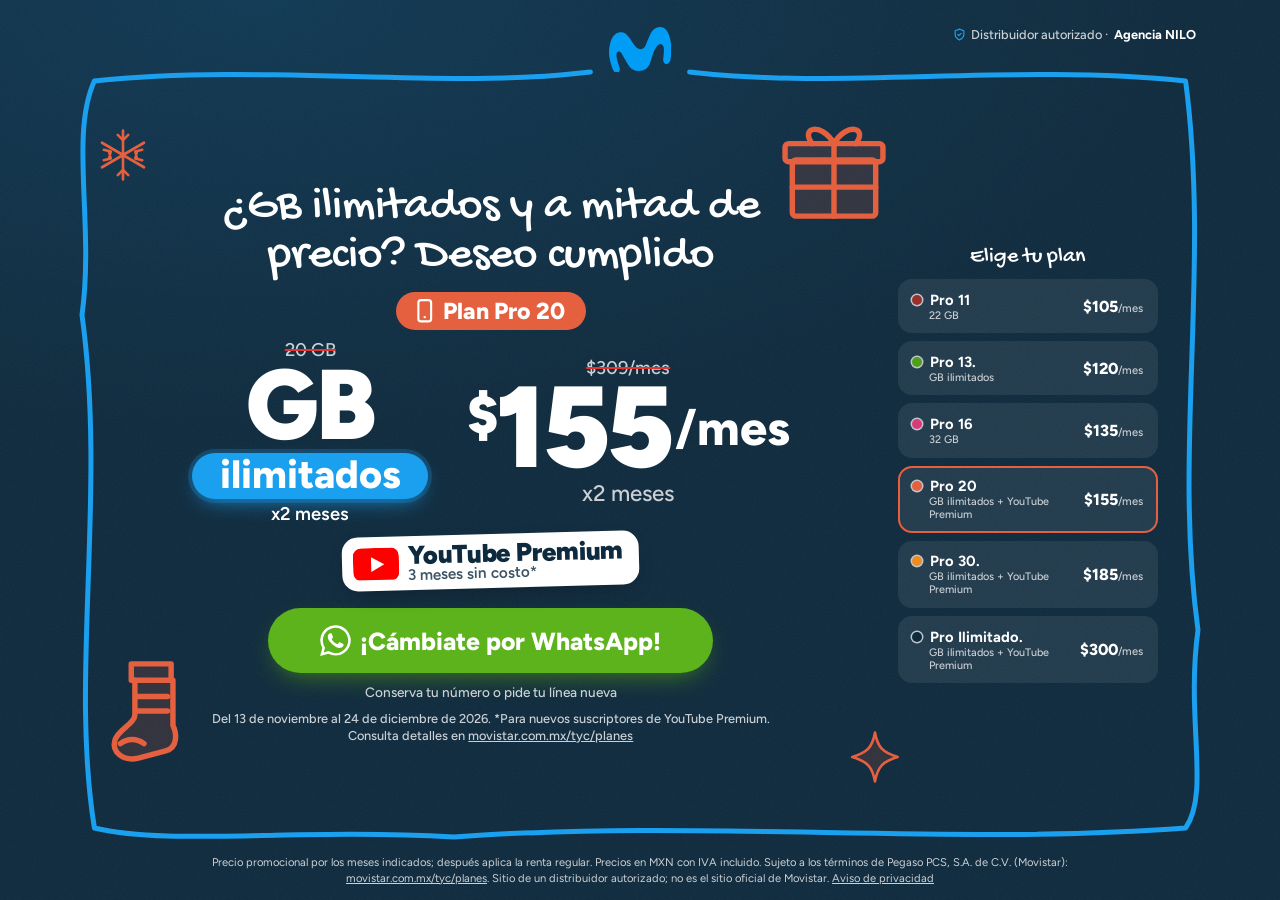
<file: portabilidadmx/index.html>
<!DOCTYPE html>
<html lang="es-MX">
<head>
<meta charset="UTF-8">
<meta name="viewport" content="width=device-width, initial-scale=1, viewport-fit=cover">

<!-- Google Tag Manager (GTM-N6ZK227L). Va lo más arriba posible del <head>.
     El evento 'gtm.js' es el que dispara los activadores "All Pages" del contenedor. -->
<script>(function(w,d,s,l,i){w[l]=w[l]||[];w[l].push({'gtm.start':
new Date().getTime(),event:'gtm.js'});var f=d.getElementsByTagName(s)[0],
j=d.createElement(s),dl=l!='dataLayer'?'&l='+l:'';j.async=true;j.src=
'https://www.googletagmanager.com/gtm.js?id='+i+dl;f.parentNode.insertBefore(j,f);
})(window,document,'script','dataLayer','GTM-N6ZK227L');</script>
<!-- End Google Tag Manager -->

<!-- Meta Pixel Code (registra PageView; el clic al WhatsApp lo marca app.js con 'Contact').
     Si cambias el ID, cámbialo también en el <noscript> del body y en assets/config.js. -->
<script>
!function(f,b,e,v,n,t,s)
{if(f.fbq)return;n=f.fbq=function(){n.callMethod?
n.callMethod.apply(n,arguments):n.queue.push(arguments)};
if(!f._fbq)f._fbq=n;n.push=n;n.loaded=!0;n.version='2.0';
n.queue=[];t=b.createElement(e);t.async=!0;
t.src=v;s=b.getElementsByTagName(e)[0];
s.parentNode.insertBefore(t,s)}(window, document,'script',
'https://connect.facebook.net/en_US/fbevents.js');
fbq('init', '1161631842870076');
fbq('track', 'PageView');
</script>
<!-- End Meta Pixel Code -->

<title>Cámbiate a Movistar | Planes Pro a mitad de precio — Distribuidor Autorizado</title>
<meta name="description" content="Navidad Movistar: Planes Pro a mitad de precio, GB ilimitados y YouTube Premium. Conserva tu número y contrata por chat con un distribuidor autorizado.">
<meta name="robots" content="index, follow">
<meta name="theme-color" content="#0f2a3d">
<link rel="canonical" href="https://somosnilo.com/portabilidadmx/">

<meta property="og:type" content="website">
<meta property="og:title" content="Cámbiate a Movistar — Planes Pro a mitad de precio">
<meta property="og:description" content="GB ilimitados desde $155/mes. Conserva tu número y contrata por chat.">
<meta property="og:url" content="https://somosnilo.com/portabilidadmx/">
<meta property="og:locale" content="es_MX">

<link rel="icon" href="assets/logo-M.svg" type="image/svg+xml">
<link rel="preconnect" href="https://fonts.googleapis.com">
<link rel="preconnect" href="https://fonts.gstatic.com" crossorigin>
<link rel="dns-prefetch" href="https://api.whatsapp.com">
<link href="https://fonts.googleapis.com/css2?family=Figtree:wght@400;500;700;800;900&family=Gochi+Hand&display=swap" rel="stylesheet">
<link rel="stylesheet" href="assets/campaign.css?v=7">

<!-- Google Ads / GA4: descomenta y pon tus IDs reales
<script async src="https://www.googletagmanager.com/gtag/js?id=AW-XXXXXXXXXX"></script>
<script>
  window.dataLayer = window.dataLayer || [];
  function gtag(){ dataLayer.push(arguments); }
  gtag('js', new Date());
  gtag('config','AW-XXXXXXXXXX'); gtag('config','G-XXXXXXXXXX');
</script>
-->
</head>
<body data-tema="dark">
<!-- Google Tag Manager (noscript) -->
<noscript><iframe src="https://www.googletagmanager.com/ns.html?id=GTM-N6ZK227L"
height="0" width="0" style="display:none;visibility:hidden"></iframe></noscript>
<!-- End Google Tag Manager (noscript) -->
<noscript><img height="1" width="1" style="display:none" alt=""
  src="https://www.facebook.com/tr?id=1161631842870076&amp;ev=PageView&amp;noscript=1"></noscript>

<div class="stage">
  <!-- Marco de listón azul de la campaña -->
  <svg class="frame" viewBox="0 0 100 100" preserveAspectRatio="none" aria-hidden="true">
    <path d="M6 9 C 20 7, 34 10, 46 8 M54 8 C 66 10, 80 7, 94 9 C 96 30, 93 50, 95 70 C 94 80, 96 88, 94 92 C 75 94, 55 91, 35 93 C 22 92, 12 94, 6 92 C 4 75, 7 55, 5 35 C 6 25, 4 15, 6 9"/>
  </svg>

  <!-- Toque navideño: nieve suave + garabatos al estilo de la campaña (decorativo) -->
  <div class="xmas" aria-hidden="true">
    <div class="snow">
      <i style="--x:4%;--d:11s;--t:-2s;--s:5px"></i><i style="--x:11%;--d:14s;--t:-9s;--s:3px"></i>
      <i style="--x:19%;--d:12s;--t:-5s;--s:4px"></i><i style="--x:27%;--d:16s;--t:-12s;--s:3px"></i>
      <i style="--x:34%;--d:13s;--t:-1s;--s:5px"></i><i style="--x:42%;--d:15s;--t:-7s;--s:3px"></i>
      <i style="--x:51%;--d:12s;--t:-10s;--s:4px"></i><i style="--x:58%;--d:17s;--t:-4s;--s:3px"></i>
      <i style="--x:66%;--d:13s;--t:-8s;--s:5px"></i><i style="--x:73%;--d:15s;--t:-3s;--s:3px"></i>
      <i style="--x:81%;--d:11s;--t:-6s;--s:4px"></i><i style="--x:88%;--d:16s;--t:-11s;--s:3px"></i>
      <i style="--x:95%;--d:14s;--t:-2s;--s:5px"></i>
    </div>

  </div>

  <header class="top">
    <img class="top__m" src="assets/logo-M.svg" alt="Movistar" width="52" height="38">
    <p class="top__dist">
      <svg viewBox="0 0 24 24" width="13" height="13" fill="none" stroke="currentColor" stroke-width="2.2" stroke-linecap="round" stroke-linejoin="round" aria-hidden="true"><path d="M12 22s8-4 8-10V5l-8-3-8 3v7c0 6 8 10 8 10z"/><path d="m9 12 2 2 4-4"/></svg>
      Distribuidor autorizado · <b data-cfg="companyName">Agencia NILO</b>
    </p>
  </header>

  <main class="main">
    <!-- Adornos del plan elegido (bota, regalo, campana, árbol…); los pinta app.js -->
    <div class="adornos" id="adornos" aria-hidden="true"></div>
    <section class="offer" id="offer" aria-live="polite">
      <p class="offer__deseo" data-f="deseo">¿GB ilimitados y a mitad de precio? Deseo cumplido</p>
      <span class="offer__pill" data-f="pill">
        <svg viewBox="0 0 24 24" fill="none" stroke="currentColor" stroke-width="2" aria-hidden="true"><rect x="6" y="2" width="12" height="20" rx="2.5"/><path d="M11 18h2"/></svg>
        <span data-f="nombre">Plan Pro 20</span>
      </span>

      <div class="offer__nums">
        <div class="gb" data-f="gb">
          <s class="was" data-f="gbAntes">20 GB</s>
          <p class="gb__val" data-f="gbValor"><span>GB</span><em>ilimitados</em></p>
          <span class="gb__meses" data-f="gbMeses">x2 meses</span>
        </div>
        <div class="price">
          <s class="was" data-f="antes">$309/mes</s>
          <p class="price__big"><span class="price__cur">$</span><span data-f="precio">155</span><span class="price__per">/mes</span></p>
          <span class="price__meses" data-f="meses">x2 meses</span>
        </div>
      </div>

      <!-- Sello destacado de YouTube (planes con YouTube Premium) -->
      <div class="yt" data-f="video" hidden>
        <svg class="yt__logo" viewBox="0 0 28 20" aria-hidden="true"><rect width="28" height="20" rx="5" fill="#ff0000"/><path d="M11 5.5v9l8-4.5z" fill="#fff"/></svg>
        <span class="yt__txt"><b data-f="videoTitulo">YouTube Premium</b><span data-f="videoDetalle">3 meses sin costo*</span></span>
      </div>

      <ul class="offer__extras" data-f="extras"></ul>

      <!-- Conversión de Meta: el onclick dispara 'Contact' (evento que optimiza la campaña).
           Si agregas otro botón de WhatsApp, debe llevar el mismo onclick.
           href real para que funcione aunque JS falle y en navegadores in-app (Instagram/Facebook);
           app.js le agrega el mensaje con el plan elegido y envía además 'ClickWhatsApp' con el plan. -->
      <a class="cta" href="https://api.whatsapp.com/send?phone=528135472022" target="_blank" rel="noopener"
         onclick="fbq('track','Contact');" data-open-chat data-cta="main">
        <svg viewBox="0 0 24 24" fill="currentColor" aria-hidden="true"><path d="M17.5 14.4c-.3-.1-1.8-.9-2-1s-.5-.1-.7.1-.8 1-.9 1.2-.3.2-.6.1a8.2 8.2 0 0 1-2.4-1.5 9 9 0 0 1-1.7-2.1c-.2-.3 0-.5.1-.6l.4-.5.3-.5a.6.6 0 0 0 0-.5l-.9-2.2c-.2-.6-.5-.5-.7-.5h-.6a1.1 1.1 0 0 0-.8.4 3.4 3.4 0 0 0-1 2.5 5.9 5.9 0 0 0 1.2 3.1 13.5 13.5 0 0 0 5.2 4.6c1.9.8 2.7.9 3.6.7a3.1 3.1 0 0 0 2-1.4 2.5 2.5 0 0 0 .2-1.4c-.1-.1-.3-.2-.6-.3zM12 21.8a9.8 9.8 0 0 1-5-1.4l-.4-.2-3.7 1 1-3.6-.2-.4A9.8 9.8 0 1 1 12 21.8zm8.4-18.2A11.8 11.8 0 0 0 1.8 17.8L.1 24l6.4-1.7a11.8 11.8 0 0 0 5.6 1.4A11.8 11.8 0 0 0 20.4 3.6z"/></svg>
        <span>¡Cámbiate por WhatsApp!</span>
      </a>
      <p class="offer__micro">Conserva tu número o pide tu línea nueva</p>
      <!-- Legal propio del plan elegido: siempre a la vista -->
      <p class="offer__legal"><span data-f="legal">Del 13 de noviembre al 24 de diciembre de 2026. *Para nuevos suscriptores de YouTube Premium.</span>
        Consulta detalles en <a href="https://www.movistar.com.mx/tyc/planes" target="_blank" rel="noopener">movistar.com.mx/tyc/planes</a></p>
    </section>

    <nav class="picker" aria-label="Elige tu plan">
      <p class="picker__t">Elige tu plan</p>
      <div class="picker__list" id="picker" role="tablist"></div>
    </nav>
  </main>

  <footer class="legal">
    <p>Precio promocional por los meses indicados; después aplica la renta regular. Precios en MXN con IVA incluido. Sujeto a los términos de Pegaso PCS, S.A. de C.V. (Movistar):
      <a href="https://www.movistar.com.mx/tyc/planes" target="_blank" rel="noopener">movistar.com.mx/tyc/planes</a>.
      Sitio de un distribuidor autorizado; no es el sitio oficial de Movistar.
      <a href="aviso-privacidad.html">Aviso de privacidad</a>
    </p>
  </footer>
</div>

<script src="assets/config.js?v=7"></script>
<script src="assets/app.js?v=9"></script>
</body>
</html>
</file>
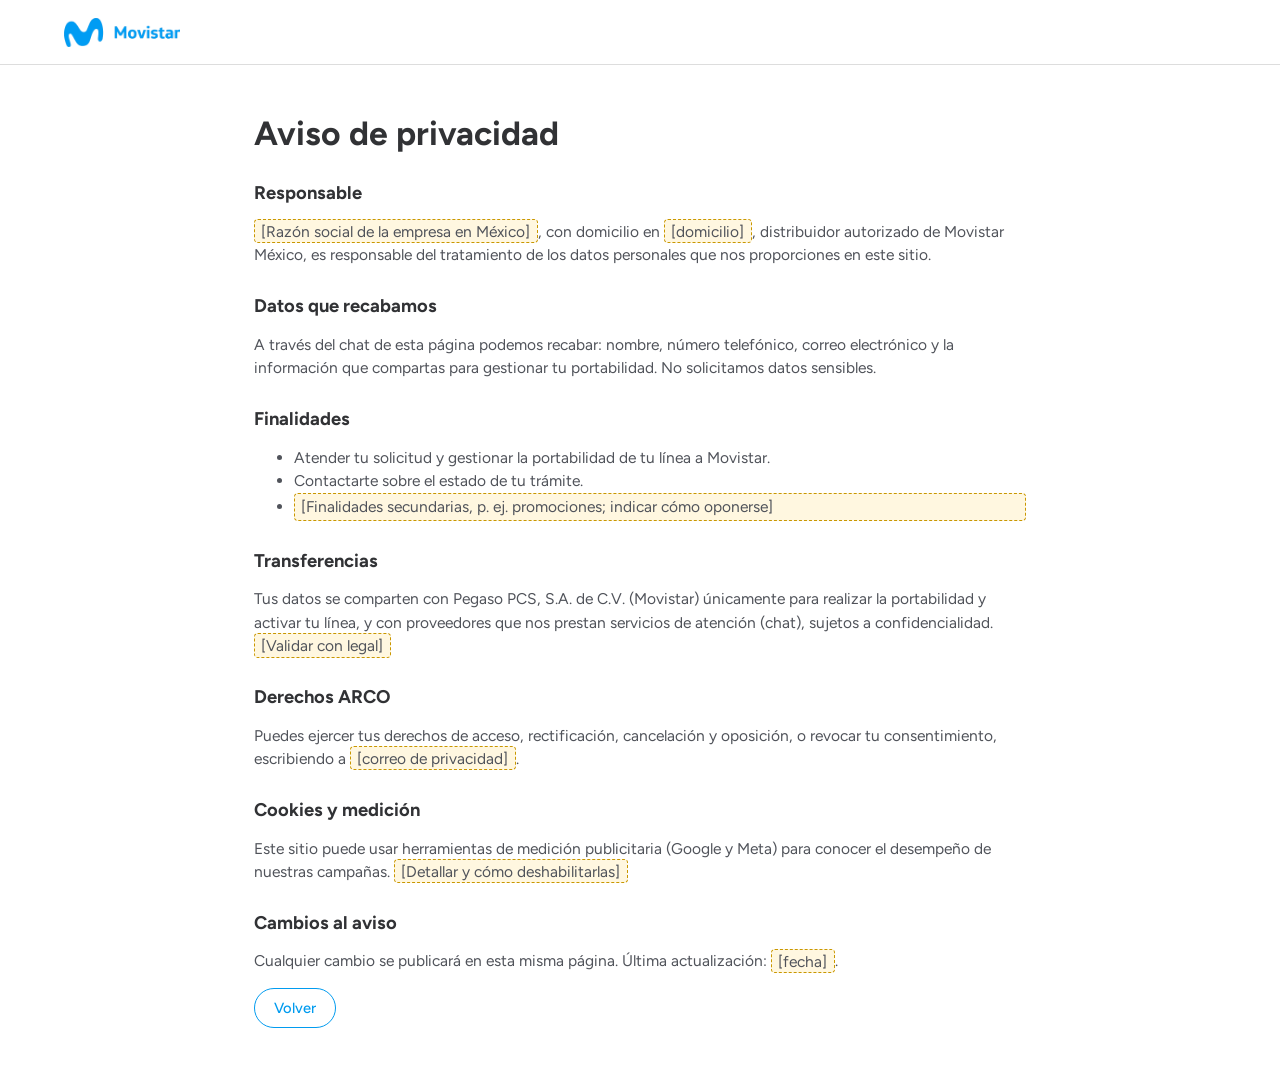
<file: portabilidadmx/aviso-privacidad.html>
<!DOCTYPE html>
<html lang="es-MX">
<head>
<meta charset="UTF-8">
<meta name="viewport" content="width=device-width, initial-scale=1">
<title>Aviso de privacidad | Portabilidad Movistar México — Agencia NILO</title>
<meta name="robots" content="noindex, follow">
<link rel="icon" href="assets/logo-M.svg" type="image/svg+xml">
<link href="https://fonts.googleapis.com/css2?family=Figtree:wght@400;500;700&display=swap" rel="stylesheet">
<link rel="stylesheet" href="assets/styles.css?v=1">
<style>
  .legal{ padding-block:3rem; max-width:820px; }
  .legal h1{ font-size:clamp(1.6rem,3vw,2.1rem); margin-bottom:1rem; }
  .legal h2{ font-size:1.15rem; margin:1.8rem 0 .5rem; }
  .legal p, .legal li{ font-size:.97rem; }
  .pendiente{ background:#fff7e0; border:1px dashed #c99700; padding:.1rem .4rem; border-radius:4px; }
</style>
</head>
<body>
<header class="hdr">
  <div class="wrap hdr__in">
    <a class="brand" href="./" aria-label="Volver">
      <img class="brand__logo" src="assets/logo-movistar.png" alt="Movistar" width="500" height="125">
    </a>
  </div>
</header>

<!-- PLANTILLA: el texto definitivo debe redactarlo/validarlo el área legal
     conforme a la LFPDPPP. Reemplaza cada bloque marcado como .pendiente. -->
<main class="wrap legal">
  <h1>Aviso de privacidad</h1>

  <h2>Responsable</h2>
  <p><span class="pendiente">[Razón social de la empresa en México]</span>, con domicilio en <span class="pendiente">[domicilio]</span>, distribuidor autorizado de Movistar México, es responsable del tratamiento de los datos personales que nos proporciones en este sitio.</p>

  <h2>Datos que recabamos</h2>
  <p>A través del chat de esta página podemos recabar: nombre, número telefónico, correo electrónico y la información que compartas para gestionar tu portabilidad. No solicitamos datos sensibles.</p>

  <h2>Finalidades</h2>
  <ul>
    <li>Atender tu solicitud y gestionar la portabilidad de tu línea a Movistar.</li>
    <li>Contactarte sobre el estado de tu trámite.</li>
    <li class="pendiente">[Finalidades secundarias, p. ej. promociones; indicar cómo oponerse]</li>
  </ul>

  <h2>Transferencias</h2>
  <p>Tus datos se comparten con Pegaso PCS, S.A. de C.V. (Movistar) únicamente para realizar la portabilidad y activar tu línea, y con proveedores que nos prestan servicios de atención (chat), sujetos a confidencialidad. <span class="pendiente">[Validar con legal]</span></p>

  <h2>Derechos ARCO</h2>
  <p>Puedes ejercer tus derechos de acceso, rectificación, cancelación y oposición, o revocar tu consentimiento, escribiendo a <span class="pendiente">[correo de privacidad]</span>.</p>

  <h2>Cookies y medición</h2>
  <p>Este sitio puede usar herramientas de medición publicitaria (Google y Meta) para conocer el desempeño de nuestras campañas. <span class="pendiente">[Detallar y cómo deshabilitarlas]</span></p>

  <h2>Cambios al aviso</h2>
  <p>Cualquier cambio se publicará en esta misma página. Última actualización: <span class="pendiente">[fecha]</span>.</p>

  <p><a href="./" class="btn btn--outline btn--sm">Volver</a></p>
</main>
</body>
</html>
</file>
<file: styles.css>
/*
  CSS loader
  - Mantiene index.html intacto (sigue cargando styles.css)
  - Estilos base en styles.base.css
  - Overrides por breakpoint en archivos separados
  - Orden importa: en pantallas pequeñas se cumplen varios max-width
*/

@import url("styles.base.css");

/* Desktop-first: de mayor a menor para que el último gane */
 @import url("styles.max-1600.css") screen;
@import url("styles.max-1400.css") screen;
@import url("styles.max-1200.css") screen;
@import url("styles.max-992.css") screen;
@import url("styles.max-768.css") screen; 
@import url("styles.max-576.css") screen;
/* @import url("styles.max-360.css") screen; */
</file>
<file: nilo2/styles.css>
/*
  CSS loader
  - Mantiene index.html intacto (sigue cargando styles.css)
  - Estilos base en styles.base.css
  - Overrides por breakpoint en archivos separados
  - Orden importa: en pantallas pequeñas se cumplen varios max-width
*/

@import url("styles.base.css");

/* Desktop-first: de mayor a menor para que el último gane */
@import url("styles.max-1600.css") screen;
@import url("styles.max-1200.css") screen;
@import url("styles.max-992.css") screen;
@import url("styles.max-768.css") screen;
@import url("styles.max-480.css") screen;
@import url("styles.max-360.css") screen;
</file>
<file: portabilidadmx/assets/campaign.css>
/* ============================================================
   Landing Movistar MX — Campaña Navidad Pospago 2026
   Una sola pantalla (sin scroll) optimizada para click-to-chat.
   Paleta tomada de las piezas de la campaña.
   ============================================================ */
:root{
  --paper:#ece6dd;
  --paper-2:#e2dbcf;
  --night:#0f2a3d;
  --night-2:#0a1f2e;
  --ink:#0d2a3f;          /* "azul secundario" de la oferta */
  --ribbon:#1ba0ef;       /* listón / M de Movistar */
  --cta:#5cb31b;
  --cta-700:#4a9613;
  --strike:#e3342f;
  --plan:#e5603f;         /* lo pisa app.js con el color del plan */

  --fg:var(--ink);
  --fg-soft:#3d5466;
  --bg:var(--paper);

  --hand:'Gochi Hand', 'Comic Sans MS', cursive;
  --font:'Telefonica', 'Figtree', -apple-system, 'Segoe UI', Helvetica, Arial, sans-serif;
}
body[data-tema="dark"]{
  --fg:#ffffff;
  --fg-soft:rgba(255,255,255,.78);
  --bg:var(--night);
}

*,*::before,*::after{ box-sizing:border-box; }
[hidden]{ display:none !important; }
html,body{ height:100%; margin:0; }
body{
  font-family:var(--font); color:var(--fg); background:var(--bg);
  -webkit-font-smoothing:antialiased; overflow:hidden;
  transition:background-color .35s, color .35s;
}
/* Textura de papel (ligera, sin imágenes) */
body::before{
  content:''; position:fixed; inset:0; pointer-events:none; opacity:.55;
  background:
    radial-gradient(120% 80% at 20% 10%, rgba(255,255,255,.35), transparent 60%),
    radial-gradient(90% 70% at 90% 100%, rgba(0,0,0,.06), transparent 60%),
    url("data:image/svg+xml,%3Csvg xmlns='http://www.w3.org/2000/svg' width='180' height='180'%3E%3Cfilter id='n'%3E%3CfeTurbulence type='fractalNoise' baseFrequency='.9' numOctaves='2' stitchTiles='stitch'/%3E%3CfeColorMatrix values='0 0 0 0 0 0 0 0 0 0 0 0 0 0 0 0 0 0 .09 0'/%3E%3C/filter%3E%3Crect width='100%25' height='100%25' filter='url(%23n)'/%3E%3C/svg%3E");
}
body[data-tema="dark"]::before{ opacity:.9; background:
    radial-gradient(120% 80% at 20% 0%, rgba(27,160,239,.14), transparent 60%),
    url("data:image/svg+xml,%3Csvg xmlns='http://www.w3.org/2000/svg' width='180' height='180'%3E%3Cfilter id='n'%3E%3CfeTurbulence type='fractalNoise' baseFrequency='.9' numOctaves='2' stitchTiles='stitch'/%3E%3CfeColorMatrix values='0 0 0 0 1 0 0 0 0 1 0 0 0 0 1 0 0 0 .05 0'/%3E%3C/filter%3E%3Crect width='100%25' height='100%25' filter='url(%23n)'/%3E%3C/svg%3E"); }

/* ── Escenario: exactamente una pantalla ── */
.stage{
  position:relative; height:100vh; height:100dvh;
  display:grid; grid-template-rows:auto 1fr auto;
  padding:clamp(14px,3vh,34px) clamp(18px,5vw,64px) calc(clamp(8px,1.6vh,16px) + env(safe-area-inset-bottom));
  max-width:1240px; margin-inline:auto;
}
.frame{
  position:absolute; inset:0; width:100%; height:100%; pointer-events:none; z-index:0;
}
.frame path{
  fill:none; stroke:var(--ribbon); stroke-width:5; stroke-linecap:round; stroke-linejoin:round;
  vector-effect:non-scaling-stroke;
}
.stage > *:not(.frame){ position:relative; z-index:1; }

/* ── Cabecera ── */
.top{ position:relative; display:flex; justify-content:center; }
.top__m{ height:clamp(26px,5vh,46px); width:auto; }
/* Sello de distribuidor: arriba a la derecha, fuera del eje del logo */
.top__dist{
  position:absolute; top:0; right:0; margin:0;
  display:inline-flex; align-items:center; gap:.35rem; text-align:right;
  font-size:clamp(.68rem,1.5vh,.8rem); color:var(--fg-soft); font-weight:500; line-height:1.2;
}
.top__dist svg{ color:var(--ribbon); }
.top__dist b{ font-weight:700; color:var(--fg); }

/* ── Cuerpo ── */
.main{
  min-height:0; display:grid; grid-template-columns:minmax(0,1fr) 260px;
  gap:clamp(1rem,3vw,2.6rem); align-items:center;
  padding-inline:clamp(0px,3vw,40px);
}

.offer{
  min-height:0; display:flex; flex-direction:column; align-items:center; text-align:center;
  gap:clamp(.25rem,1.2vh,.8rem);
}
.offer__deseo{
  margin:0; font-family:var(--hand); font-weight:400; line-height:1.05;
  font-size:clamp(1.5rem,min(5.2vh,4.4vw),3.1rem); max-width:22ch;
}
.offer__pill{
  display:inline-flex; align-items:center; gap:.35rem;
  background:var(--plan); color:#fff; font-weight:800;
  font-size:clamp(.95rem,2.6vh,1.45rem); padding:.22em .9em .22em .7em; border-radius:999px;
  transition:background-color .3s;
}
.offer__pill svg{ width:1.1em; height:1.1em; }

.offer__nums{
  display:flex; align-items:center; justify-content:center; flex-wrap:nowrap;
  gap:clamp(.8rem,3vw,2.4rem);
}
.was{
  display:block; font-size:clamp(.85rem,2.2vh,1.15rem); color:var(--fg-soft); font-weight:500;
  text-decoration-color:var(--strike); text-decoration-thickness:2px;
}
.gb{ display:flex; flex-direction:column; align-items:center; line-height:1; }
.gb__val{ margin:0; white-space:nowrap; font-weight:900; font-size:clamp(2.8rem,min(11vh,9vw),6.2rem); line-height:.9; letter-spacing:-.02em; }
.gb__val em{
  display:block; font-style:normal; font-weight:600; letter-spacing:0;
  font-size:.3em; background:var(--ribbon); color:#fff; border-radius:999px;
  padding:.08em .6em .12em; margin-top:.12em;
}
.gb__val .num{ display:inline; }
.gb__meses{
  margin-top:.3em; font-size:clamp(.85rem,2.2vh,1.15rem); font-weight:600;
}
body[data-tema="light"] .gb__meses{ background:var(--cta); color:#fff; border-radius:999px; padding:.05em .8em; }

.price{ display:flex; flex-direction:column; align-items:center; line-height:1; }
.price__big{
  margin:0; display:flex; align-items:flex-start; font-weight:900; color:var(--fg);
  font-size:clamp(3rem,min(13vh,10vw),7.2rem); line-height:.88; letter-spacing:-.03em;
}
.price__cur{ font-size:.5em; margin-top:.22em; margin-right:.03em; }
.price__per{ font-size:.42em; align-self:center; margin-left:.06em; letter-spacing:0; font-weight:800; }
.price__meses{ margin-top:.2em; font-size:clamp(.95rem,2.6vh,1.4rem); font-weight:500; color:var(--fg-soft); }

.offer__extras{
  list-style:none; margin:0; padding:0; display:flex; flex-wrap:wrap; justify-content:center;
  gap:.35rem .5rem; max-width:620px;
}
.offer__extras:empty{ display:none; }
.offer__extras li{
  font-size:clamp(.78rem,1.9vh,.95rem); font-weight:600;
  padding:.28em .8em; border-radius:999px;
  background:rgba(13,42,63,.08); color:var(--fg);
}
body[data-tema="dark"] .offer__extras li{ background:rgba(255,255,255,.12); }
.offer__extras li.is-esim{ background:var(--ribbon); color:#fff; }

/* ── GB ilimitados destacado ── */
.gb.is-ilim .gb__val em{
  font-size:.4em; font-weight:800; padding:.1em .7em .16em;
  box-shadow:0 0 0 4px rgba(27,160,239,.22), 0 8px 22px -8px rgba(27,160,239,.9);
  animation:glow 2.6s ease-in-out infinite;
}
body[data-tema="light"] .gb.is-ilim .gb__meses{ font-weight:800; }
@keyframes glow{ 0%,100%{ box-shadow:0 0 0 4px rgba(27,160,239,.22), 0 8px 22px -8px rgba(27,160,239,.9); }
                 50%   { box-shadow:0 0 0 8px rgba(27,160,239,.10), 0 8px 26px -6px rgba(27,160,239,1); } }

/* ── Sello YouTube destacado ── */
.yt{
  display:inline-flex; align-items:center; gap:.55rem;
  padding:.35em 1em .35em .7em; border-radius:16px;
  background:#fff; color:#0d2a3f;
  box-shadow:0 8px 24px -12px rgba(0,0,0,.45);
  transform:rotate(-1.5deg);
}
body[data-tema="light"] .yt{ box-shadow:0 0 0 2px rgba(13,42,63,.08), 0 8px 24px -12px rgba(0,0,0,.35); }
.yt__logo{ width:clamp(32px,5.4vh,46px); height:auto; flex:none; }
.yt__txt{ display:flex; flex-direction:column; align-items:flex-start; line-height:1.05; text-align:left; }
.yt__txt b{ font-weight:900; font-size:clamp(1.05rem,3.2vh,1.6rem); letter-spacing:-.01em; }
.yt__txt span{ font-weight:600; font-size:clamp(.72rem,1.9vh,.95rem); color:#3d5466; }

/* ── CTA ── */
.cta{
  margin-top:clamp(.2rem,1vh,.6rem);
  display:inline-flex; align-items:center; justify-content:center; gap:.55rem;
  font:inherit; font-weight:800; font-size:clamp(1.1rem,3vh,1.55rem);
  color:#fff; background:var(--cta); border:0; border-radius:999px; cursor:pointer; text-decoration:none;
  padding:.7em 2.1em; min-width:min(100%,360px);
  box-shadow:0 10px 26px -10px rgba(76,150,19,.9);
  transition:background-color .18s, transform .12s;
  animation:nudge 3.2s ease-in-out 1.5s infinite;
}
.cta svg{ width:1.25em; height:1.25em; flex:none; }
.cta:hover{ background:var(--cta-700); }
.cta:active{ transform:scale(.97); }
.cta:focus-visible{ outline:3px solid var(--ribbon); outline-offset:3px; }
@keyframes nudge{ 0%,86%,100%{ transform:none; } 90%{ transform:scale(1.05); } 94%{ transform:scale(.98); } }
.offer__micro{ margin:0; font-size:clamp(.7rem,1.7vh,.85rem); color:var(--fg-soft); font-weight:500; }
/* Legal propio del plan: siempre visible junto a la oferta */
.offer__legal{
  margin:0; max-width:560px; font-size:clamp(.66rem,1.55vh,.8rem); line-height:1.3;
  color:var(--fg-soft); font-weight:500;
}
.offer__legal a{ color:inherit; text-decoration:underline; }

/* ── Selector de plan ── */
.picker{ min-height:0; display:flex; flex-direction:column; gap:.45rem; }
.picker__t{ margin:0 0 .1rem; font-family:var(--hand); font-size:1.35rem; text-align:center; }
.picker__list{ display:flex; flex-direction:column; gap:clamp(.3rem,1vh,.5rem); }
.pk{
  --c:#999;
  display:flex; align-items:center; justify-content:space-between; gap:.6rem;
  font:inherit; text-align:left; cursor:pointer;
  border:2px solid transparent; border-radius:14px;
  background:rgba(255,255,255,.55); color:var(--ink);
  padding:clamp(.35rem,1.1vh,.6rem) .8rem;
  transition:border-color .18s, background-color .18s, transform .12s;
}
body[data-tema="dark"] .pk{ background:rgba(255,255,255,.08); color:#fff; }
.pk:hover{ border-color:var(--c); }
.pk[aria-selected="true"]{ border-color:var(--c); background:#fff; color:var(--ink); }
.pk__name{ display:flex; align-items:center; gap:.45rem; font-weight:700; font-size:.92rem; }
.pk__dot{ width:10px; height:10px; border-radius:50%; background:var(--c); flex:none; box-shadow:0 0 0 1.5px rgba(255,255,255,.7); }
.pk__price{ font-weight:800; font-size:1rem; white-space:nowrap; }
.pk__price small{ font-weight:500; font-size:.7em; opacity:.75; }
.pk__tag{ display:block; font-size:.68rem; font-weight:500; opacity:.75; margin-left:1.05rem; }

/* ── Legal ── */
.legal p{
  margin:0 auto; max-width:900px; text-align:center;
  font-size:clamp(.58rem,1.3vh,.7rem); line-height:1.35; color:var(--fg-soft);
}
.legal a{ color:inherit; }

/* ════════ Toque navideño (decorativo, detrás del contenido) ════════ */
.stage > .xmas{ position:absolute; inset:0; z-index:0; pointer-events:none; overflow:hidden; }
.snow i{
  position:absolute; top:-12px; left:var(--x); width:var(--s); height:var(--s); border-radius:50%;
  background:rgba(27,160,239,.30);
  animation:fall var(--d) linear var(--t) infinite;
}
body[data-tema="dark"] .snow i{ background:rgba(255,255,255,.55); }
@keyframes fall{
  0%  { transform:translate3d(0,0,0); }
  50% { transform:translate3d(14px,52vh,0); }
  100%{ transform:translate3d(-6px,104vh,0); }
}
/* Adornos: dentro de .main, detrás de la oferta y el selector */
.adornos{ position:absolute; inset:0; pointer-events:none; z-index:0; }
.main > .offer, .main > .picker{ position:relative; z-index:1; }
.adorno{
  position:absolute; width:clamp(56px,13vh,116px); height:auto;
  color:var(--plan); opacity:.95; transition:color .3s;
  animation:sway 5s ease-in-out infinite;
}
.adorno--tl{ left:1%;  top:7%; }
.adorno--tr{ right:calc(260px + 4%); top:5%; animation-delay:-1.2s; }
.adorno--bl{ left:1%;  bottom:11%; animation-delay:-2.4s; }
.adorno--br{ right:calc(260px + 3%); bottom:9%; animation-delay:-3.6s; }
.adorno--destello, .adorno--copo{ width:clamp(30px,6.5vh,56px); }
.adorno--esfera, .adorno--campana{ transform-origin:50% 0; animation-name:swing; }
body[data-tema="dark"] .adorno{ opacity:1; }
@keyframes sway{ 0%,100%{ transform:rotate(-4deg); } 50%{ transform:rotate(4deg); } }
@keyframes swing{ 0%,100%{ transform:rotate(-6deg); } 50%{ transform:rotate(6deg); } }
@media (prefers-reduced-motion:reduce){ .snow{ display:none; } }

/* ════════ Móvil / pantallas estrechas ════════
   En móvil la página fluye (puede hacer scroll en pantallas bajas) en vez de
   forzar una sola pantalla: así nada se encima ni se corta.
   Escala de espacios: 4 · 8 · 12 · 16 · 24 px. */
@media (max-width:820px){
  body{ overflow-x:hidden; overflow-y:auto; }
  .stage{
    height:auto; min-height:100vh; min-height:100dvh;
    grid-template-columns:minmax(0,1fr); grid-template-rows:auto 1fr auto; row-gap:12px;
    padding:8px 16px calc(12px + env(safe-area-inset-bottom));
  }
  /* El marco a mano no escala bien en vertical: en móvil el marco es el borde de la tarjeta */
  .frame{ display:none; }

  /* Cabecera: logo a la izquierda, sello de distribuidor a la derecha */
  .top{ justify-content:flex-start; align-items:center; min-height:36px; }
  .top__m{ height:30px; }
  .top__dist{
    top:50%; transform:translateY(-50%); font-size:.6875rem; max-width:64%;
    flex-wrap:wrap; justify-content:flex-end; column-gap:4px; row-gap:0;
  }

  /* Tarjeta con el marco azul de la campaña */
  .main{
    position:relative; grid-template-columns:minmax(0,1fr); grid-template-rows:auto 1fr;
    align-items:stretch; gap:16px; padding:12px 12px 24px;
    border:3px solid var(--ribbon); border-radius:24px;
  }
  .picker, .offer{ min-width:0; }

  /* Selector: título visible y fila deslizable que no toca el borde */
  .picker{ order:-1; gap:8px; }
  .picker__t{ display:block; margin:0 0 0 4px; font-size:1.1rem; text-align:left; line-height:1; }
  .picker__list{
    flex-direction:row; overflow-x:auto; scroll-snap-type:x proximity;
    gap:8px; margin-inline:-12px; padding:2px 12px 4px; scroll-padding-inline:12px;
    scrollbar-width:none;
    /* Desvanecido en los bordes: indica que hay más planes al deslizar */
    -webkit-mask-image:linear-gradient(90deg, transparent 0, #000 12px, #000 calc(100% - 28px), transparent 100%);
            mask-image:linear-gradient(90deg, transparent 0, #000 12px, #000 calc(100% - 28px), transparent 100%);
  }
  .picker__list::-webkit-scrollbar{ display:none; }
  .pk{
    flex:none; scroll-snap-align:start; flex-direction:column; align-items:flex-start;
    gap:2px; min-height:48px; padding:8px 12px; border-radius:12px;
  }
  .pk__name{ font-size:.8125rem; }
  .pk__price{ font-size:.875rem; margin-left:1.05rem; }
  .pk__tag{ display:none; }

  /* Oferta: centrada en el espacio que queda, con separación pareja */
  .offer{ justify-content:center; gap:12px; }
  .offer__deseo{ font-size:clamp(1.35rem,6.6vw,2rem); }
  .offer__nums{ gap:16px; }
  .gb__val{ font-size:clamp(2.4rem,13vw,4rem); }
  .price__big{ font-size:clamp(2.8rem,16vw,4.6rem); }
  .cta{
    width:100%; min-width:0; min-height:52px; white-space:nowrap;
    padding:.6em 1em; font-size:clamp(1.05rem,5.2vw,1.35rem); margin-top:4px;
  }
  .offer__micro{ font-size:.8125rem; }
  .offer__legal{ font-size:.75rem; line-height:1.45; padding-inline:8px; }

  /* Legal general: fuera de la tarjeta, legible */
  .legal{ padding:8px 8px 0; }
  .legal p{ font-size:.6875rem; line-height:1.5; }

  /* Adornos: dos "stickers" colgando de las esquinas inferiores del marco */
  .adorno{ width:44px; opacity:1; }
  .adorno--tl, .adorno--tr{ display:none; }
  .adorno--bl{ left:-12px; bottom:-22px; }
  .adorno--br{ right:-12px; bottom:-22px; left:auto; }
  .adorno--destello, .adorno--copo{ width:28px; bottom:-14px; }
  .snow i:nth-child(even){ display:none; }
}
/* Pantallas bajas en escritorio: oculta la línea secundaria */
@media (min-width:821px) and (max-height:640px){
  .offer__micro{ display:none; }
}

@media (prefers-reduced-motion:reduce){
  *,*::before,*::after{ animation:none !important; transition:none !important; }
}
</file>
<file: portabilidadmx/assets/styles.css>
/* ============================================================
   Landing Portabilidad Movistar — distribuidor autorizado
   Sistema de diseño calcado de movistar.com.pe:
     azul #019BEF · texto #50535A · títulos #313235
     tarjetas 12px con borde #DDD y sin sombra
     botones píldora (60px) en peso 500
     tipografía Telefonica, pesos 300 / 400 / 500 / 700
   ============================================================ */

/* ── Fuente corporativa ────────────────────────────────────
   DESCOMENTA este bloque cuando tengas los .woff2 de Telefonica
   en assets/fonts/ (los pide tu ejecutivo de canal a Movistar).
   Va comentado para no generar 404 mientras no estén.
   Sin él, la página usa Figtree como respaldo.

@font-face{
  font-family:'Telefonica'; font-style:normal; font-weight:300; font-display:swap;
  src:url('assets/fonts/Telefonica-Light.woff2') format('woff2');
}
@font-face{
  font-family:'Telefonica'; font-style:normal; font-weight:400; font-display:swap;
  src:url('assets/fonts/Telefonica-Regular.woff2') format('woff2');
}
@font-face{
  font-family:'Telefonica'; font-style:normal; font-weight:700; font-display:swap;
  src:url('assets/fonts/Telefonica-Bold.woff2') format('woff2');
}
*/

:root{
  /* Azules de marca (valores tomados del sitio oficial) */
  --blue:       #019bef;
  --blue-600:   #0086d4;
  --blue-700:   #0071b5;
  --blue-050:   #e9f6fe;
  --navy:       #0b3e8a;   /* tarjeta de oferta del banner */
  --navy-2:     #062f6d;

  /* Acentos */
  --magenta:    #e5006d;   /* badges del banner de campaña */
  --pink-bg:    #fff0f7;   /* etiquetas pastel del sitio */
  --pink-txt:   #bf2e6a;
  --green:      #3eb055;
  --indigo:     #3d5ae0;
  --wa:         #25d366;
  --wa-700:     #0e8a45;

  /* Neutros */
  --ink:        #313235;   /* títulos */
  --ink-soft:   #50535a;   /* cuerpo */
  --line:       #dddddd;
  --paper:      #ffffff;
  --soft:       #f6f8fa;
  --dark:       #313235;
  --danger:     #d0021b;

  --r-sm: 8px;
  --r:    12px;
  --r-lg: 16px;
  --r-pill: 60px;

  --sh-m: 0 8px 24px -10px rgba(49,50,53,.18);
  --sh-l: 0 24px 60px -24px rgba(6,47,109,.4);

  --font: 'Telefonica', 'Figtree', -apple-system, BlinkMacSystemFont, 'Segoe UI', Helvetica, Arial, sans-serif;
  --wrap: 1200px;
}

*,*::before,*::after{ box-sizing:border-box; }
[hidden]{ display:none !important; }

html{ scroll-behavior:smooth; -webkit-text-size-adjust:100%; overflow-x:hidden; }
body{
  margin:0;
  font-family:var(--font);
  font-size:16px;
  font-weight:400;
  line-height:1.5;
  letter-spacing:normal;
  color:var(--ink-soft);
  background:var(--paper);
  overflow-x:hidden;
  -webkit-font-smoothing:antialiased;
  padding-bottom:env(safe-area-inset-bottom);
}
img{ max-width:100%; display:block; }
button{ font:inherit; cursor:pointer; }
a{ color:inherit; }
svg{ flex:none; }

.wrap{ width:100%; max-width:var(--wrap); margin-inline:auto; padding-inline:24px; }

/* ─────────── Tipografía ───────────
   Movistar no usa negritas extremas ni tracking negativo:
   títulos en 600/700, interletraje normal.                    */
h1,h2,h3{ margin:0; color:var(--ink); font-weight:700; letter-spacing:normal; line-height:1.2; }

.s-title{ font-size:clamp(1.7rem, 3.1vw, 2.3rem); font-weight:600; margin-bottom:.6rem; }
.s-title--center{ text-align:center; margin-inline:auto; max-width:22ch; }
.s-title--light{ color:#fff; }
.s-sub{ color:var(--ink-soft); font-size:1rem; max-width:60ch; margin:0 0 2.2rem; }
.s-sub--center{ text-align:center; margin-inline:auto; }

.kicker{
  display:inline-block; font-size:.8rem; font-weight:700; letter-spacing:.06em;
  text-transform:uppercase; color:var(--blue); margin:0 0 .6rem;
}

/* ─────────── Botones ─────────── */
.btn{
  display:inline-flex; align-items:center; justify-content:center; gap:.5rem;
  background:var(--blue); color:#fff; border:1px solid var(--blue);
  border-radius:var(--r-pill); padding:.7rem 1.7rem;
  font-weight:500; font-size:1rem; letter-spacing:normal;
  text-decoration:none; position:relative; white-space:nowrap;
  transition:background .18s, border-color .18s, color .18s;
}
.btn:hover{ background:var(--blue-600); border-color:var(--blue-600); }
.btn:active{ background:var(--blue-700); border-color:var(--blue-700); }
.btn:focus-visible{ outline:3px solid var(--navy); outline-offset:2px; }

.btn--outline{ background:transparent; color:var(--blue); border-color:var(--blue); }
.btn--outline:hover{ background:var(--blue-050); color:var(--blue-700); border-color:var(--blue); }

/* azul-700 sobre blanco da 5.2:1; con --blue se quedaba en 3.0 y no pasaba AA */
.btn--white{ background:#fff; color:var(--blue-700); border-color:#fff; font-weight:700; }
.btn--white:hover{ background:#eaf6fe; border-color:#eaf6fe; color:var(--blue-700); }

/* el relleno oscuro translúcido sube el blanco de 3.2:1 a ~5.6:1 sobre el azul */
.btn--ghost-light{ background:rgba(3,42,74,.28); color:#fff; border-color:rgba(255,255,255,.85); }
.btn--ghost-light:hover{ background:rgba(3,42,74,.42); border-color:#fff; }

.btn--wa{ background:var(--wa); border-color:var(--wa); color:#04331a; font-weight:700; }
.btn--wa:hover{ background:#1fbe5b; border-color:#1fbe5b; color:#04331a; }

.btn--sm{ padding:.48rem 1.2rem; font-size:.92rem; }
.btn--lg{ padding:.85rem 2rem; font-size:1.05rem; }
.btn--block{ display:flex; width:100%; }

.btn.is-loading .btn__label{ opacity:0; }
.btn.is-loading .spinner{ opacity:1; }
.spinner{
  position:absolute; width:19px; height:19px; opacity:0; transition:opacity .2s;
  border:2.5px solid rgba(255,255,255,.4); border-top-color:#fff; border-radius:50%;
  animation:spin .7s linear infinite;
}
@keyframes spin{ to{ transform:rotate(360deg); } }

/* ─────────── Franja superior ─────────── */
.topstrip{ background:var(--dark); color:rgba(255,255,255,.82); font-size:.8rem; }
.topstrip__in{ display:flex; align-items:center; justify-content:space-between; gap:1rem; min-height:34px; }
.topstrip__badge{ display:inline-flex; align-items:center; gap:.4rem; font-weight:500; color:#fff; }
.topstrip__badge svg{ color:var(--blue); }
.topstrip__co b{ font-weight:500; color:#fff; }

/* ─────────── Header ─────────── */
.hdr{
  position:sticky; top:0; z-index:80;
  background:rgba(255,255,255,.96); backdrop-filter:saturate(1.5) blur(8px);
  border-bottom:1px solid var(--line);
}
.hdr__in{ display:flex; align-items:center; gap:1.6rem; min-height:64px; }
.brand{ display:flex; align-items:center; margin-right:auto; text-decoration:none; }
/* el PNG ya viene recortado, así que esta altura es la del trazo real */
.brand__logo{ width:auto; height:29px; }

.hdr__nav{ display:flex; gap:1.6rem; }
.hdr__nav a{ text-decoration:none; font-weight:400; font-size:1rem; color:var(--ink-soft); transition:color .18s; }
.hdr__nav a:hover{ color:var(--blue); }

.hdr__actions{ display:flex; align-items:center; gap:1rem; }

/* ─────────── HERO ─────────── */
.hero{
  position:relative; overflow:hidden; isolation:isolate;
  background:linear-gradient(125deg, #2aa9f8 0%, #0d8ae6 42%, #0a6fc6 100%);
  padding-block:clamp(1rem,2vw,1.5rem) clamp(2rem,4vw,3rem);
}
.hero::before{
  content:''; position:absolute; inset:0; z-index:-2;
  background:radial-gradient(70% 90% at 20% 0%, rgba(255,255,255,.26), transparent 60%);
}
.hero__photo{
  position:absolute; inset:0 0 0 auto; z-index:-1; width:56%; overflow:hidden;
  -webkit-mask-image:linear-gradient(90deg, transparent 0%, rgba(0,0,0,.25) 16%, rgba(0,0,0,.75) 38%, #000 58%);
  mask-image:linear-gradient(90deg, transparent 0%, rgba(0,0,0,.25) 16%, rgba(0,0,0,.75) 38%, #000 58%);
}
.hero__photo img{ width:100%; height:100%; object-fit:cover; object-position:38% center; }

.hero__wrap{ position:relative; }
.hero__col{ max-width:610px; }

.hero__kicker{
  display:inline-flex; align-items:center;
  /* el relleno claro dejaba el blanco en 2.2:1; oscurecido pasa AA */
  background:rgba(3,42,74,.42); border:1px solid rgba(255,255,255,.45);
  color:#fff; font-weight:500; font-size:.85rem;
  padding:.3rem 1rem; border-radius:var(--r-pill); margin:0 0 .6rem;
}
/* Titular al estilo Movistar: primera línea Light, segunda Bold */
.hero__h1{
  color:#fff; font-size:clamp(2rem,3.9vw,2.9rem); font-weight:300;
  line-height:1.16; margin:0 0 .75rem;
}
.hero__h1 strong{ display:block; font-weight:700; }
.hero__h1 b{ font-weight:700; color:#fff; }

/* ── Tarjeta de oferta (réplica del banner de campaña) ── */
.offer{
  background:linear-gradient(165deg, var(--navy), var(--navy-2));
  border-radius:20px; padding:1.05rem 1.4rem .85rem; color:#fff;
  box-shadow:var(--sh-l);
}
/* Dos columnas iguales: precio y gigas con el mismo peso visual.
   Antes el 51% de esta fila era espacio vacío. */
/* ── Nivel 1: el precio ───────────────────────────────────
   Es el gancho de la campaña, así que es lo más grande de la
   tarjeta por un margen amplio (más del doble que el nivel 2). */
.offer__top{
  display:grid; grid-template-columns:auto minmax(0,1fr);
  gap:1rem 1.4rem; align-items:center;
}
.offer__label{ display:block; font-size:1rem; font-weight:400; opacity:.9; line-height:1.3; }
.offer__num{
  display:flex; align-items:flex-start; gap:.02em;
  font-weight:700; line-height:.84; letter-spacing:normal;
  font-size:clamp(3.9rem,8vw,5.6rem); margin:.1rem 0 .1rem;
}
.offer__num .cur{ font-size:.48em; font-weight:700; margin-top:.14em; }
.offer__num .dec{ font-size:.44em; font-weight:700; margin-top:.12em; }

/* ── Nivel 2: los gigas ─────────────────────────────────── */
.offer__promo{
  justify-self:center; text-align:center;
  display:grid; justify-items:center; gap:.14rem;
}
.tag{
  display:inline-block; background:var(--magenta); color:#fff;
  font-weight:700; border-radius:6px; padding:.16rem .8rem;
  font-size:1rem; line-height:1.35;
}
.tag--big{ font-size:clamp(1.5rem,2.9vw,1.95rem); padding:.02rem .95rem; border-radius:8px; }
.offer__gift{
  margin:.06rem 0 .04rem; font-weight:700; line-height:.98;
  font-size:clamp(1.75rem,3.4vw,2.35rem);
}
.offer__gift span{ display:block; font-size:.52em; font-weight:700; }
.offer__total{ margin:.28rem 0 0; font-size:.95rem; color:#cfe6ff; font-weight:400; }
.offer__total b{ color:#fff; font-weight:700; font-size:1.08rem; }

.offer__strip{
  display:flex; align-items:center; gap:1.1rem;
  border-top:1px solid rgba(255,255,255,.28);
  border-bottom:1px solid rgba(255,255,255,.28);
  margin:.7rem 0 0; padding:.58rem 0;
}
.strip__item{ display:grid; grid-template-columns:auto auto; align-items:center; column-gap:.55rem; }
.strip__item svg{ width:25px; height:25px; grid-row:1 / span 2; }
.strip__item b{ grid-column:2; font-weight:700; line-height:1.14; font-size:.88rem; }
.strip__item i{ grid-column:2; font-style:normal; font-size:.76rem; opacity:.85; }
.strip__sep{ width:1px; align-self:stretch; background:rgba(255,255,255,.28); }

/* Tres columnas en una fila: ahorra ~140px frente a apilarlas */
.offer__list{
  list-style:none; padding:.75rem 0 0; margin:0;
  display:grid; grid-template-columns:repeat(3,1fr); gap:.6rem;
}
.offer__list li{ display:flex; align-items:center; gap:.6rem; min-width:0; }
.offer__list li + li{ border-left:1px solid rgba(255,255,255,.18); padding-left:.6rem; }
/* Nivel 3: deliberadamente discretas frente al precio y a los gigas */
.offer__list b{ display:block; font-weight:700; font-size:.95rem; line-height:1.15; }
.offer__list i{
  display:block; font-style:normal; font-size:.78rem; color:#cfe6ff; font-weight:400;
  line-height:1.2; overflow-wrap:anywhere;
}
.ico{ width:34px; height:34px; border-radius:9px; display:grid; place-items:center; color:#fff; flex:none; }
.ico svg{ width:19px; height:19px; }
.ico--indigo{ background:var(--indigo); }
.ico--green{ background:var(--green); }

.hero__ctas{ display:flex; flex-wrap:wrap; gap:.7rem; margin:.85rem 0 .6rem; }
/* el WhatsApp manda: más ancho que el secundario */
.hero__ctas .btn--wa{ padding-inline:2.3rem; }

/* enlace terciario al formulario; la píldora oscura lo lleva a 5.6:1 */
.hero__more{ margin:0 0 .9rem; }
.hero__more a{
  display:inline-block; background:rgba(3,42,74,.28);
  color:#fff; font-size:.92rem; font-weight:500;
  padding:.34rem .95rem; border-radius:var(--r-pill);
  text-decoration:underline; text-underline-offset:2px;
  transition:background .18s;
}
.hero__more a:hover{ background:rgba(3,42,74,.45); }

.hero__fine{ margin:0; font-size:.78rem; color:rgba(255,255,255,.82); max-width:54ch; }

/* ─────────── Barra de confianza ─────────── */
.trust{ background:var(--paper); border-bottom:1px solid var(--line); }
.trust__in{ display:grid; grid-template-columns:repeat(4,1fr); gap:1.4rem; padding-block:1.4rem; }
.trust__i{ display:flex; align-items:center; gap:.7rem; }
.trust__i svg{ width:27px; height:27px; color:var(--blue); }
.trust__i p{ margin:0; font-size:.85rem; color:var(--ink-soft); line-height:1.35; }
.trust__i b{ display:block; font-size:.95rem; color:var(--ink); font-weight:700; }

/* ─────────── Canales ─────────── */
.channels{ background:var(--soft); padding-block:clamp(2.8rem,5.5vw,4.2rem); }
/* Esta versión tiene dos canales, no tres: rejilla de 2 y centrada
   para que las tarjetas no queden desproporcionadamente anchas. */
.chgrid{
  display:grid; grid-template-columns:repeat(2,minmax(0,1fr)); gap:1.1rem;
  max-width:820px; margin-inline:auto;
}
.ch{
  text-align:left; text-decoration:none; font:inherit; color:var(--ink-soft);
  background:var(--paper); border:1px solid var(--line); border-radius:var(--r);
  padding:1.6rem 1.4rem; display:flex; flex-direction:column; gap:.5rem;
  transition:border-color .18s, box-shadow .2s;
}
.ch:hover{ border-color:var(--blue); box-shadow:var(--sh-m); }
/* canal principal: mismo tamaño, borde verde para marcar la recomendación */
.ch--main{ border-color:var(--wa); }
.ch--main:hover{ border-color:var(--wa-700); }
.ch__ico{ width:48px; height:48px; border-radius:var(--r-sm); display:grid; place-items:center; margin-bottom:.4rem; }
.ch__ico svg{ width:24px; height:24px; }
.ch__ico--blue{ background:var(--blue-050); color:var(--blue); }
.ch__ico--wa{ background:#e4faec; color:var(--wa-700); }
.ch__ico--pink{ background:var(--pink-bg); color:var(--pink-txt); }
.ch h3{ font-size:1.2rem; font-weight:700; }
.ch p{ margin:0; font-size:.95rem; flex:1; }
.ch__go{ font-size:.92rem; font-weight:500; color:var(--blue); margin-top:.4rem; }
.ch__go--wa{ color:var(--wa-700); }
.ch__go--pink{ color:var(--pink-txt); }

/* ─────────── Planes ─────────── */
.plans{ padding-block:clamp(2.8rem,5.5vw,4.4rem); }
/* stretch para que las tres tarjetas midan igual y los botones queden alineados */
.pgrid{ display:grid; grid-template-columns:repeat(3,1fr); gap:1.2rem; align-items:stretch; padding-top:1.2rem; }

.pcard{
  position:relative; background:var(--paper);
  border:1px solid var(--line); border-radius:var(--r);
  padding:1.9rem 1.5rem 1.5rem; display:flex; flex-direction:column;
  transition:border-color .18s, box-shadow .2s;
}
.pcard:hover{ border-color:var(--blue); box-shadow:var(--sh-m); }
.pcard--star{ border:2px solid var(--blue); }

.pcard__flag{
  position:absolute; top:-13px; left:50%; transform:translateX(-50%);
  white-space:nowrap; background:var(--blue-050); color:var(--blue-700);
  font-size:.8rem; font-weight:500; padding:.32rem .9rem; border-radius:4px;
}
.pcard__flag--alt{ background:var(--pink-bg); color:var(--pink-txt); }

.pcard__name{ font-size:1rem; font-weight:400; color:var(--ink-soft); margin-bottom:.2rem; }
.pcard__price{
  display:flex; align-items:flex-start; gap:.03em;
  font-weight:700; line-height:.94; letter-spacing:normal;
  font-size:3.2rem; margin:0 0 .1rem; color:var(--ink);
}
.pcard__price .cur{ font-size:.46em; font-weight:700; margin-top:.15em; color:var(--blue); }
.pcard__price .dec{ font-size:.48em; margin-top:.12em; }
.pcard__price .per{ font-size:.26em; font-weight:400; color:var(--ink-soft); align-self:flex-end; margin:0 0 .5em .5em; }

.pcard__gb{ margin:.9rem 0 1.1rem; padding:.8rem 1rem; background:var(--blue-050); border-radius:var(--r-sm); }
.pcard__gbmain{ margin:0; font-size:1.75rem; font-weight:700; color:var(--ink); line-height:1.08; }
.pcard__gbmain span{ font-size:.5em; font-weight:400; color:var(--ink-soft); }
.pcard__gbsub{ margin:.25rem 0 0; font-size:.88rem; color:var(--ink-soft); font-weight:400; }
.pill{
  display:inline-block; background:var(--pink-bg); color:var(--pink-txt);
  font-weight:500; font-size:.8rem; padding:.14rem .55rem; border-radius:4px;
}

/* align-content:start evita que las filas se estiren cuando la tarjeta
   es más alta que su contenido (pasa al igualar alturas con stretch) */
.pcard__list{ list-style:none; padding:0; margin:0 0 1.4rem; display:grid; gap:.55rem; align-content:start; flex:1; }
.pcard__list li{ position:relative; padding-left:1.7rem; font-size:.95rem; line-height:1.42; }
.pcard__list li::before{
  content:''; position:absolute; left:0; top:.3em; width:16px; height:16px; border-radius:50%;
  background:var(--blue) url("data:image/svg+xml,%3Csvg xmlns='http://www.w3.org/2000/svg' viewBox='0 0 24 24' fill='none' stroke='white' stroke-width='4' stroke-linecap='round' stroke-linejoin='round'%3E%3Cpath d='M20 6 9 17l-5-5'/%3E%3C/svg%3E") center/10px no-repeat;
}
.plans__legal{ font-size:.8rem; color:var(--ink-soft); max-width:78ch; margin:2.2rem auto 0; text-align:center; }

/* ─────────── Pasos ─────────── */
.steps{ background:var(--soft); padding-block:clamp(2.8rem,5.5vw,4.2rem); }
.steps .s-title{ margin-bottom:2.2rem; }
.stepgrid{ list-style:none; padding:0; margin:0; display:grid; grid-template-columns:repeat(4,1fr); gap:1.1rem; }
.step{ background:var(--paper); border:1px solid var(--line); border-radius:var(--r); padding:1.4rem 1.2rem; }
.step__n{
  width:34px; height:34px; border-radius:50%; background:var(--blue); color:#fff;
  display:grid; place-items:center; font-weight:700; font-size:1rem; margin-bottom:.8rem;
}
.step h3{ font-size:1.08rem; font-weight:700; margin-bottom:.35rem; }
.step p{ margin:0; font-size:.93rem; }

/* ─────────── Requisitos ─────────── */
.reqs{ padding-block:clamp(2.8rem,5.5vw,4.2rem); }
.reqs__grid{ display:grid; grid-template-columns:1fr 1fr; gap:clamp(2rem,5vw,4rem); align-items:center; }
.reqs__head .s-sub{ margin-bottom:1.5rem; }
.reqlist{ list-style:none; padding:0; margin:0; display:grid; gap:.55rem; counter-reset:r; }
.reqlist li{
  counter-increment:r; position:relative;
  padding:.9rem 1.1rem .9rem 3.3rem;
  background:var(--paper); border:1px solid var(--line); border-radius:var(--r);
  font-size:.96rem; font-weight:400;
  transition:border-color .18s;
}
.reqlist li:hover{ border-color:var(--blue); }
.reqlist li::before{
  content:counter(r); position:absolute; left:1rem; top:50%; transform:translateY(-50%);
  width:24px; height:24px; border-radius:50%; background:var(--blue-050); color:var(--blue-700);
  display:grid; place-items:center; font-size:.8rem; font-weight:700;
}

/* ─────────── Formulario ─────────── */
.lead{
  background:linear-gradient(135deg, var(--navy), #08346f);
  color:#fff; padding-block:clamp(2.8rem,5.5vw,4.2rem); scroll-margin-top:74px;
}
.lead__grid{ display:grid; grid-template-columns:1fr 1.05fr; gap:clamp(2rem,4vw,3.4rem); align-items:start; }
.lead__p{ color:rgba(255,255,255,.85); font-size:1rem; max-width:46ch; margin:1rem 0 1.3rem; }
.lead__points{ list-style:none; padding:0; margin:0 0 1.9rem; display:grid; gap:.5rem; font-size:.95rem; color:rgba(255,255,255,.9); }
.lead__points li{ position:relative; padding-left:1.7rem; }
.lead__points li::before{
  content:''; position:absolute; left:0; top:.32em; width:16px; height:16px; border-radius:50%;
  background:var(--blue) url("data:image/svg+xml,%3Csvg xmlns='http://www.w3.org/2000/svg' viewBox='0 0 24 24' fill='none' stroke='white' stroke-width='4' stroke-linecap='round' stroke-linejoin='round'%3E%3Cpath d='M20 6 9 17l-5-5'/%3E%3C/svg%3E") center/10px no-repeat;
}
.lead__alt{ border-top:1px solid rgba(255,255,255,.22); padding-top:1.3rem; display:grid; gap:.6rem; max-width:340px; }
.lead__alt p{ margin:0 0 .2rem; font-size:.92rem; font-weight:500; color:rgba(255,255,255,.88); }

/* ── Panel de WhatsApp (sustituye al formulario) ── */
.wapanel{
  background:var(--paper); color:var(--ink-soft);
  border-radius:var(--r-lg); padding:clamp(1.8rem,3.5vw,2.4rem);
  box-shadow:var(--sh-l); text-align:center;
  display:grid; justify-items:center; gap:.5rem;
}
.wapanel__ico{
  width:62px; height:62px; border-radius:50%; display:grid; place-items:center;
  background:#e4faec; color:var(--wa-700); margin-bottom:.3rem;
}
.wapanel__ico svg{ width:32px; height:32px; }
.wapanel__title{ font-size:1.5rem; font-weight:700; color:var(--ink); }
.wapanel__p{ margin:0 0 .9rem; font-size:.98rem; max-width:34ch; }
.wapanel__fine{ font-size:.82rem; color:var(--ink-soft); margin:.2rem 0 0; }
.wapanel__fine.is-warn{ color:#9a6100; font-weight:500; }

.form{
  background:var(--paper); color:var(--ink-soft);
  border-radius:var(--r-lg); padding:clamp(1.5rem,3vw,2rem);
  box-shadow:var(--sh-l); display:grid; gap:.9rem;
}
.form__title{ font-size:1.45rem; font-weight:700; margin-bottom:.1rem; }
.field{ display:grid; gap:.3rem; }
.field-row{ display:grid; grid-template-columns:1fr 1fr; gap:.9rem; }
label{ font-size:.88rem; font-weight:500; color:var(--ink); }
.opt{ font-weight:400; color:var(--ink-soft); }

input[type=text],input[type=tel],input[type=email],select{
  width:100%; font:inherit; font-size:1rem; font-weight:400; color:var(--ink);
  padding:.78rem .95rem; border:1px solid var(--line); border-radius:var(--r-sm);
  background:#fff; transition:border-color .16s, box-shadow .16s;
  -webkit-appearance:none; appearance:none;
}
select{
  background-image:url("data:image/svg+xml,%3Csvg xmlns='http://www.w3.org/2000/svg' viewBox='0 0 24 24' fill='none' stroke='%2350535a' stroke-width='2.4' stroke-linecap='round'%3E%3Cpath d='m6 9 6 6 6-6'/%3E%3C/svg%3E");
  background-repeat:no-repeat; background-position:right .85rem center; background-size:16px;
  padding-right:2.4rem;
}
input:focus,select:focus{
  outline:none; border-color:var(--blue); box-shadow:0 0 0 3px rgba(1,155,239,.18);
}
input.is-bad,select.is-bad{ border-color:var(--danger); box-shadow:0 0 0 3px rgba(208,2,27,.1); }

.prefixed{ display:flex; }
.prefixed__p{
  display:grid; place-items:center; padding-inline:.85rem;
  border:1px solid var(--line); border-right:0; border-radius:var(--r-sm) 0 0 var(--r-sm);
  background:var(--soft); font-size:.95rem; font-weight:500; color:var(--ink-soft);
}
.prefixed input{ border-radius:0 var(--r-sm) var(--r-sm) 0; }

.err{ font-size:.8rem; color:var(--danger); font-weight:500; }
.err:empty{ display:none; }

.check{ display:flex; gap:.65rem; align-items:flex-start; font-size:.85rem; color:var(--ink-soft); line-height:1.45; }
.check input{ width:19px; height:19px; margin-top:.1rem; accent-color:var(--blue); flex:none; }
.check b{ color:var(--ink); font-weight:500; }
.check a{ color:var(--blue); }
.form__fine{ font-size:.78rem; color:var(--ink-soft); text-align:center; margin:0; }

.success{
  background:var(--paper); color:var(--ink-soft); border-radius:var(--r-lg);
  padding:2.5rem 2rem; box-shadow:var(--sh-l); text-align:center;
  display:grid; gap:.6rem; justify-items:center;
  animation:pop .3s ease-out;
}
@keyframes pop{ from{ opacity:0; transform:scale(.97); } }
.success__ico{ width:58px; height:58px; border-radius:50%; display:grid; place-items:center; background:#e4faec; color:var(--wa-700); }
.success__ico svg{ width:29px; height:29px; }
.success h3{ font-size:1.4rem; font-weight:700; }
.success p{ margin:0 0 .5rem; font-size:.96rem; max-width:38ch; }

/* ─────────── FAQ ─────────── */
.faq{ background:var(--soft); padding-block:clamp(2.8rem,5.5vw,4.2rem); }
.faq .s-title{ margin-bottom:1.9rem; }
.faqlist{ display:grid; gap:.55rem; max-width:830px; margin-inline:auto; }
.q{ background:var(--paper); border:1px solid var(--line); border-radius:var(--r); padding:0 1.2rem; transition:border-color .18s; }
.q[open]{ border-color:var(--blue); }
.q summary{ list-style:none; cursor:pointer; padding:1rem 2rem 1rem 0; position:relative; font-weight:500; font-size:1rem; color:var(--ink); }
.q summary::-webkit-details-marker{ display:none; }
.q summary::after{
  content:''; position:absolute; right:.2rem; top:50%; width:10px; height:10px;
  border-right:2px solid var(--blue); border-bottom:2px solid var(--blue);
  transform:translateY(-70%) rotate(45deg); transition:transform .22s;
}
.q[open] summary::after{ transform:translateY(-30%) rotate(225deg); }
.q p{ margin:0 0 1.05rem; font-size:.96rem; }

/* ─────────── Cierre ─────────── */
.closer{
  background:linear-gradient(125deg,#2aa9f8,#0a6fc6);
  color:#fff; padding-block:clamp(2.4rem,4.5vw,3.6rem); text-align:center;
}
.closer h2{ color:#fff; font-size:clamp(1.6rem,3.4vw,2.3rem); font-weight:300; margin-bottom:.5rem; }
.closer h2 b{ font-weight:700; }
.closer p{ margin:0 0 1.5rem; color:rgba(255,255,255,.92); }
.closer__ctas{ display:flex; gap:.7rem; justify-content:center; flex-wrap:wrap; }

/* ─────────── Footer ─────────── */
.foot{ background:var(--dark); color:rgba(255,255,255,.66); padding-block:2.2rem 1.2rem; font-size:.85rem; }
.foot__in{ display:grid; grid-template-columns:1fr auto; gap:2rem; padding-bottom:1.4rem; }
.foot__lockup{ display:flex; align-items:center; gap:.7rem; margin-bottom:.7rem; }
.foot__lockup img{ height:30px; width:auto; }
.foot__lockup b{ display:block; color:#fff; font-size:1.05rem; font-weight:700; line-height:1.2; }
.foot__lockup em{ font-style:normal; font-size:.78rem; color:rgba(255,255,255,.66); }
.foot__legal{ margin:0; max-width:72ch; line-height:1.6; }
.foot__nav{ display:grid; gap:.5rem; align-content:start; }
.foot__nav a{ text-decoration:none; transition:color .18s; }
.foot__nav a:hover{ color:var(--blue); }
.foot__copy{
  display:flex; justify-content:space-between; gap:1rem; flex-wrap:wrap;
  border-top:1px solid rgba(255,255,255,.14); padding-top:1.1rem; font-size:.8rem; opacity:.8;
}

/* ─────────── WhatsApp flotante ─────────── */
.wafloat{
  position:fixed; right:22px; bottom:22px; z-index:60;
  width:56px; height:56px; border-radius:50%; border:0;
  background:var(--wa); color:#fff; display:grid; place-items:center;
  box-shadow:0 10px 24px -10px rgba(37,211,102,.85);
  transition:transform .2s;
}
.wafloat:hover{ transform:scale(1.06); }
.wafloat.is-hidden{ opacity:0; visibility:hidden; transform:scale(.85); pointer-events:none; transition:opacity .2s, transform .2s, visibility 0s .2s; }
.wafloat__pulse{ position:absolute; inset:0; border-radius:50%; border:2px solid var(--wa); animation:ring 2.6s ease-out infinite; }
@keyframes ring{ 70%,100%{ transform:scale(1.7); opacity:0; } }

/* ─────────── Sticky móvil ─────────── */
.stickybar{
  position:fixed; left:0; right:0; bottom:0; z-index:70;
  display:none; gap:1px; background:var(--line);
  box-shadow:0 -4px 16px -8px rgba(49,50,53,.3);
  padding-bottom:env(safe-area-inset-bottom);
  transform:translateY(110%); transition:transform .28s ease;
}
.stickybar.is-on{ transform:none; }
.sb{
  flex:1; border:0; text-decoration:none;
  display:flex; flex-direction:column; align-items:center; justify-content:center; gap:.15rem;
  padding:.55rem .3rem; font-size:.74rem; font-weight:500;
}
.sb svg{ width:19px; height:19px; }
.sb--form{ background:#fff; color:var(--ink); }
.sb--wa{ background:var(--wa); color:#04331a; }
/* Un único botón: ocupa toda la barra y se lee en horizontal */
.stickybar .sb--wa{ flex-direction:row; gap:.5rem; font-size:.95rem; padding-block:.85rem; }

.pcard.is-picked{ animation:flash 1s ease; }
@keyframes flash{ 40%{ box-shadow:0 0 0 4px rgba(1,155,239,.35); } }

/* ─────────── Responsive ─────────── */
@media (max-width:1080px){
  .hdr__nav{ display:none; }
  .hero__photo{ width:48%; }
}

@media (max-width:980px){
  .hero{ padding-top:0; }
  .hero__photo{
    position:relative; inset:auto; width:100%; height:clamp(200px,42vw,320px); margin-bottom:1.6rem;
    -webkit-mask-image:linear-gradient(180deg, #000 58%, rgba(0,0,0,.55) 82%, transparent 100%);
    mask-image:linear-gradient(180deg, #000 58%, rgba(0,0,0,.55) 82%, transparent 100%);
  }
  .hero__photo img{ object-position:50% 18%; }
  .hero__col{ max-width:640px; margin-inline:auto; }
  .trust__in{ grid-template-columns:1fr 1fr; }
  .chgrid{ grid-template-columns:1fr; }
  .pgrid{ grid-template-columns:1fr; gap:1.8rem; }
  .stepgrid{ grid-template-columns:1fr 1fr; }
  .reqs__grid, .lead__grid{ grid-template-columns:1fr; }
  .foot__in{ grid-template-columns:1fr; }
  .foot__nav{ display:flex; flex-wrap:wrap; gap:.6rem 1.2rem; }
}

@media (max-width:640px){
  /* El hueco que deja libre la barra fija se lo damos al footer, no al body:
     así queda oscuro y no aparece una franja blanca al final de la página. */
  body{ padding-bottom:0; }
  .foot{ padding-bottom:calc(1.2rem + 64px); }
  .wrap{ padding-inline:18px; }
  .topstrip{ font-size:.72rem; }
  .topstrip__co{ display:none; }
  .topstrip__in{ justify-content:center; }
  .brand__logo{ height:25px; }

  .offer{ padding:1.3rem 1.15rem 1rem; }
  /* En una columna: el bloque de gigas se alinea con el precio, no centrado */
  .offer__top{ grid-template-columns:1fr; gap:.7rem; }
  .offer__promo{ justify-self:start; justify-items:start; text-align:left; }
  .offer__label{ font-size:.9rem; }
  /* en 3 columnas a 375px las etiquetas se parten; mejor apiladas y en línea */
  .offer__list{ grid-template-columns:1fr; gap:.4rem; padding-top:.6rem; }
  .offer__list li + li{
    border-left:0; padding-left:0;
    border-top:1px solid rgba(255,255,255,.14); padding-top:.4rem;
  }
  .offer__list li > span{ display:flex; align-items:baseline; gap:.4rem; flex-wrap:wrap; }
  .offer__list b{ display:inline; font-size:1rem; }
  .offer__list i{ display:inline; font-size:.83rem; }
  .offer__num{ font-size:4rem; }
  .offer__strip{ gap:.9rem; }
  .strip__item b{ font-size:.82rem; }
  .strip__item i{ display:none; }
  .offer__list b{ font-size:1rem; }

  .hero__ctas{ display:grid; grid-template-columns:1fr; }
  .hero__ctas .btn{ width:100%; }

  .trust__in{ grid-template-columns:1fr; gap:.9rem; }
  .stepgrid{ grid-template-columns:1fr; }
  .field-row{ grid-template-columns:1fr; }
  .pcard__price{ font-size:2.8rem; }
  .closer__ctas .btn{ width:100%; }

  /* A 320px el botón con nowrap (267px) no cabía en el panel y lo desbordaba.
     Los botones a todo el ancho no necesitan nowrap. */
  .btn--block{ white-space:normal; }
  .btn--lg{ padding-inline:1.1rem; }
  .wapanel{ padding:1.5rem 1.1rem; }

  .stickybar{ display:flex; }
  .wafloat{ display:none; }
}

@media (prefers-reduced-motion:reduce){
  *,*::before,*::after{ animation-duration:.01ms !important; animation-iteration-count:1 !important; transition-duration:.01ms !important; }
  html{ scroll-behavior:auto; }
}

/* ════════════════════════════════════════════════════════════
   VERSIÓN RESUMIDA — canal único: web chat de Vambe
   Solo añade; no modifica nada de lo anterior.
   ════════════════════════════════════════════════════════════ */

/* El botón del chat manda en el hero: más ancho que el resto */
.hero__ctas .btn--chat{ padding-inline:2.1rem; }
.btn--chat svg{ flex:none; }

/* El lanzador de Vambe flota abajo a la derecha y taparía los
   enlaces legales del pie. Le reservamos el hueco siempre, no
   solo en móvil (en la versión con barra fija era al revés). */
.foot{ padding-bottom:calc(1.2rem + 76px); }

/* ════════════════════════════════════════════════════════════
   VERSIÓN MÉXICO — solo añade; no modifica lo anterior
   ════════════════════════════════════════════════════════════ */
.offer__gift--sm{ font-size:clamp(1.3rem,2.6vw,1.7rem); }
.offer__gift--sm span{ font-size:1em; }
.pcard__cta{ margin-top:auto; }
.pcard__note{ margin:.6rem 0 0; font-size:.8rem; text-align:center; }

.apps{ padding-block:clamp(2.8rem,5.5vw,4.2rem); background:var(--soft); }
.chips{ list-style:none; padding:0; margin:0 auto; display:flex; flex-wrap:wrap; justify-content:center; gap:.5rem; max-width:860px; }
.chips li{
  background:var(--paper); border:1px solid var(--line); border-radius:var(--r-pill);
  padding:.4rem 1rem; font-size:.92rem; font-weight:500; color:var(--ink);
}
.chips--stream li{ border-color:var(--blue); color:var(--blue-700); }
.apps__fine{ font-size:.8rem; text-align:center; margin:1.2rem auto 0; max-width:70ch; }
.apps h3{ text-align:center; font-size:1.05rem; font-weight:600; margin:1.8rem 0 .8rem; }
</file>
